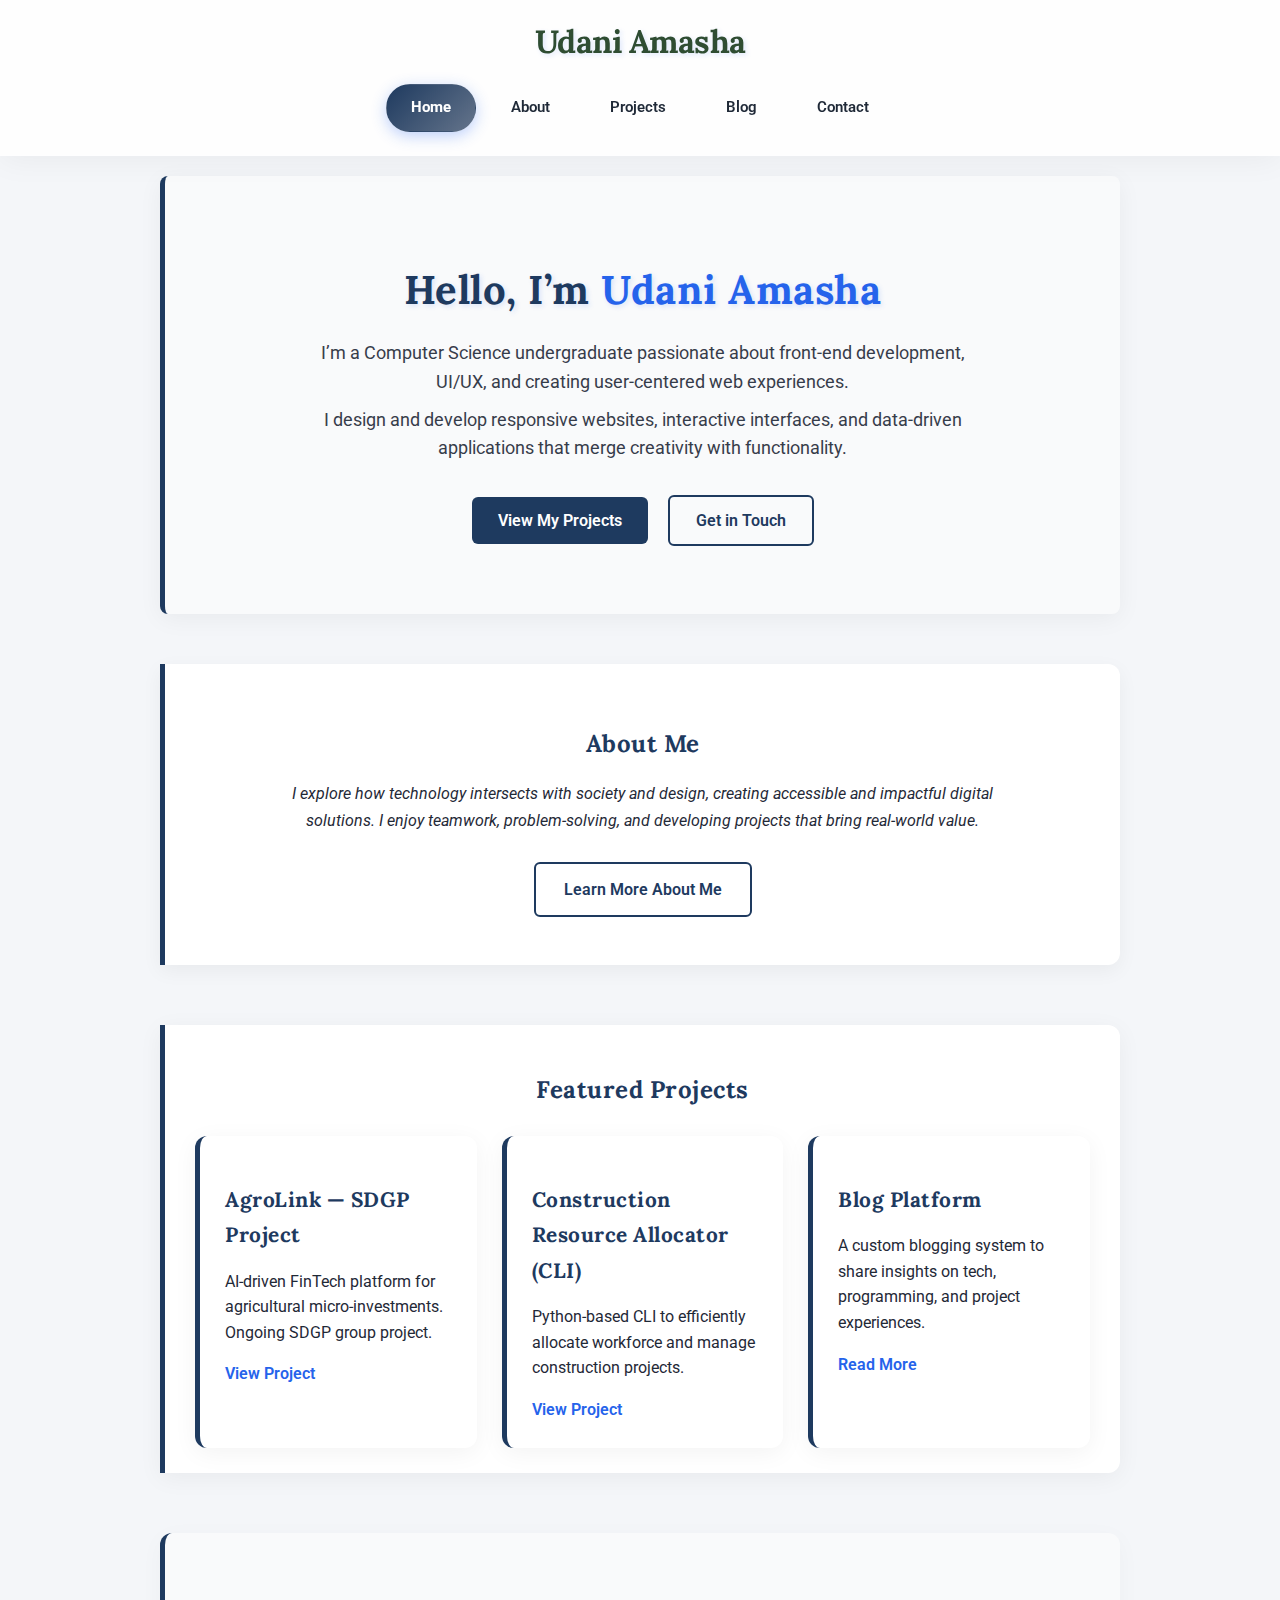
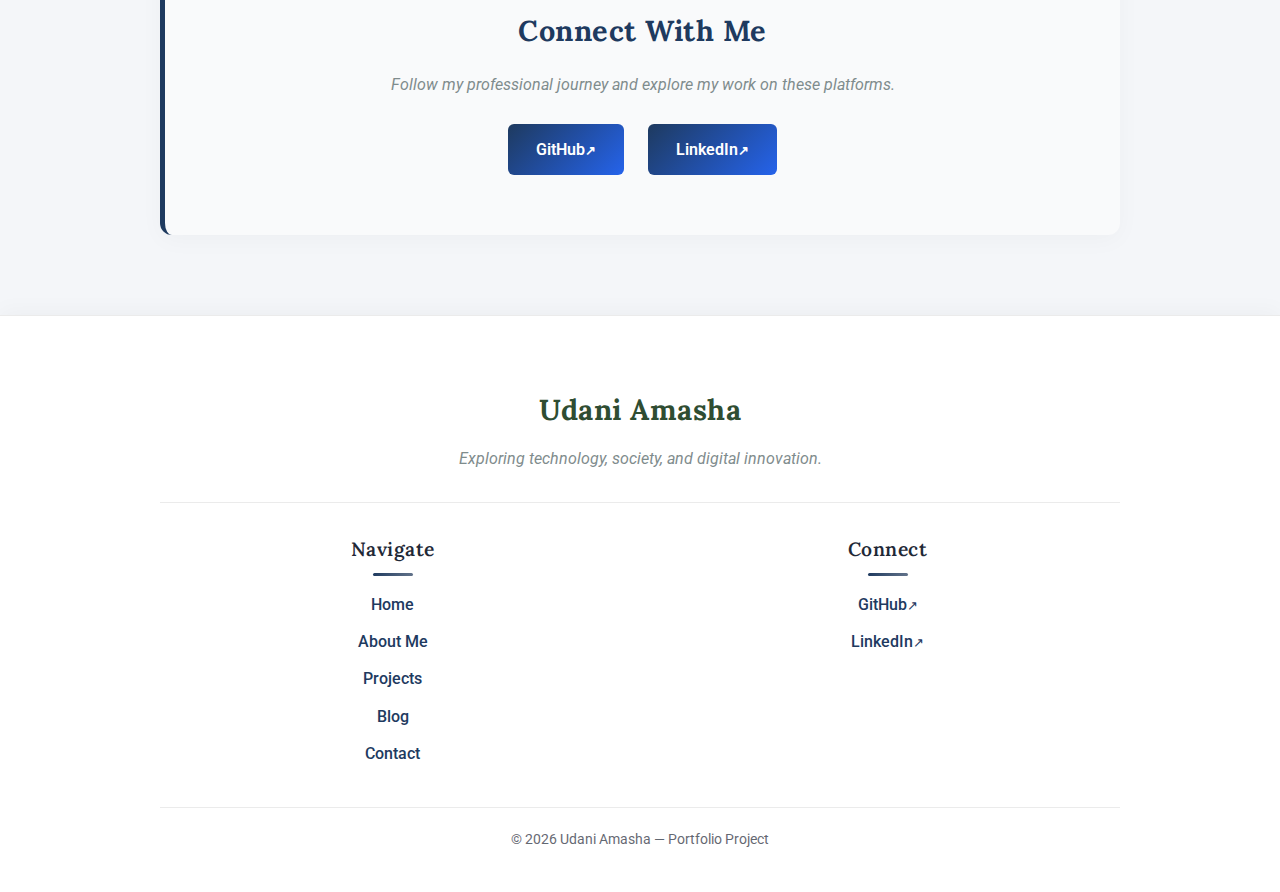
<file: index.html>
<!DOCTYPE html>
<html lang="en">
<head>
  <meta charset="UTF-8" />
  <meta name="viewport" content="width=device-width, initial-scale=1.0" />
  <title>Udani Amasha — Portfolio</title>
  <link rel="stylesheet" href="Stylesheet.css" />
</head>
<body>

  <!-- HEADER -->
  <header>
    <h1>Udani Amasha</h1>
    <nav aria-label="Main navigation">
      <ul>
        <li><a href="index.html" class="active">Home</a></li>
        <li><a href="about.html">About</a></li>
        <li><a href="projects.html">Projects</a></li>
        <li><a href="blog.html">Blog</a></li>
        <li><a href="form.html">Contact</a></li>
      </ul>
    </nav>
  </header>

  <!-- MAIN CONTENT -->
  <main>
    <div class="container">

      <!-- HERO / WELCOME SECTION -->
      <section class="hero-section">
        <h1>Hello, I’m <span class="highlight">Udani Amasha</span></h1>
        <p>
          I’m a Computer Science undergraduate passionate about front-end development, UI/UX, and creating user-centered web experiences.
        </p>
        <p>
          I design and develop responsive websites, interactive interfaces, and data-driven applications that merge creativity with functionality.
        </p>
        <div class="hero-cta">
          <a href="projects.html" class="cta-btn">View My Projects</a>
          <a href="form.html" class="cta-btn secondary">Get in Touch</a>
        </div>
      </section>

      <!-- HIGHLIGHT / ABOUT PREVIEW -->
      <section class="about-preview">
        <h2>About Me</h2>
        <p>
          I explore how technology intersects with society and design, creating accessible and impactful digital solutions. 
          I enjoy teamwork, problem-solving, and developing projects that bring real-world value.
        </p>
        <a href="about.html" class="cta-btn secondary">Learn More About Me</a>
      </section>

      <!-- FEATURED PROJECTS -->
      <section class="featured-projects">
        <h2>Featured Projects</h2>
        <div class="projects-grid">
          
          <div class="project-card">
            <h3>AgroLink — SDGP Project</h3>
            <p>AI-driven FinTech platform for agricultural micro-investments. Ongoing SDGP group project.</p>
            <a href="projects.html">View Project</a>
          </div>

          <div class="project-card">
            <h3>Construction Resource Allocator (CLI)</h3>
            <p>Python-based CLI to efficiently allocate workforce and manage construction projects.</p>
            <a href="projects.html">View Project</a>
          </div>

          <div class="project-card">
            <h3>Blog Platform</h3>
            <p>A custom blogging system to share insights on tech, programming, and project experiences.</p>
            <a href="blog.html">Read More</a>
          </div>

        </div>
      </section>

      <!-- CONNECT / SOCIAL -->
      <section class="connect-home">
        <h2>Connect With Me</h2>
        <p>Follow my professional journey and explore my work on these platforms.</p>
        <div class="connect-buttons">
          <a href="https://github.com/Udaniamasha" target="_blank">GitHub</a>
          <a href="https://www.linkedin.com/in/udaniamasha/" target="_blank">LinkedIn</a>
        </div>
      </section>

    </div>
  </main>

  <!-- FOOTER -->
  <footer>
    <div class="container footer-container">
      <div class="footer-top">
        <h3>Udani Amasha</h3>
        <p>Exploring technology, society, and digital innovation.</p>
      </div>

      <div class="footer-main">
        <div class="footer-column">
          <h4>Navigate</h4>
          <ul>
            <li><a href="index.html" class="active">Home</a></li>
            <li><a href="about.html">About Me</a></li>
            <li><a href="projects.html">Projects</a></li>
            <li><a href="blog.html">Blog</a></li>
            <li><a href="form.html">Contact</a></li>
          </ul>
        </div>

        <div class="footer-column">
          <h4>Connect</h4>
          <ul>
            <li><a href="https://github.com/Udaniamasha" target="_blank">GitHub</a></li>
            <li><a href="https://www.linkedin.com/in/udaniamasha/" target="_blank">LinkedIn</a></li>
          </ul>
        </div>
      </div>

      <div class="footer-bottom">
        <p>&copy; 2026 Udani Amasha — Portfolio Project</p>
      </div>
    </div>
  </footer>

</body>
</html>
</file>
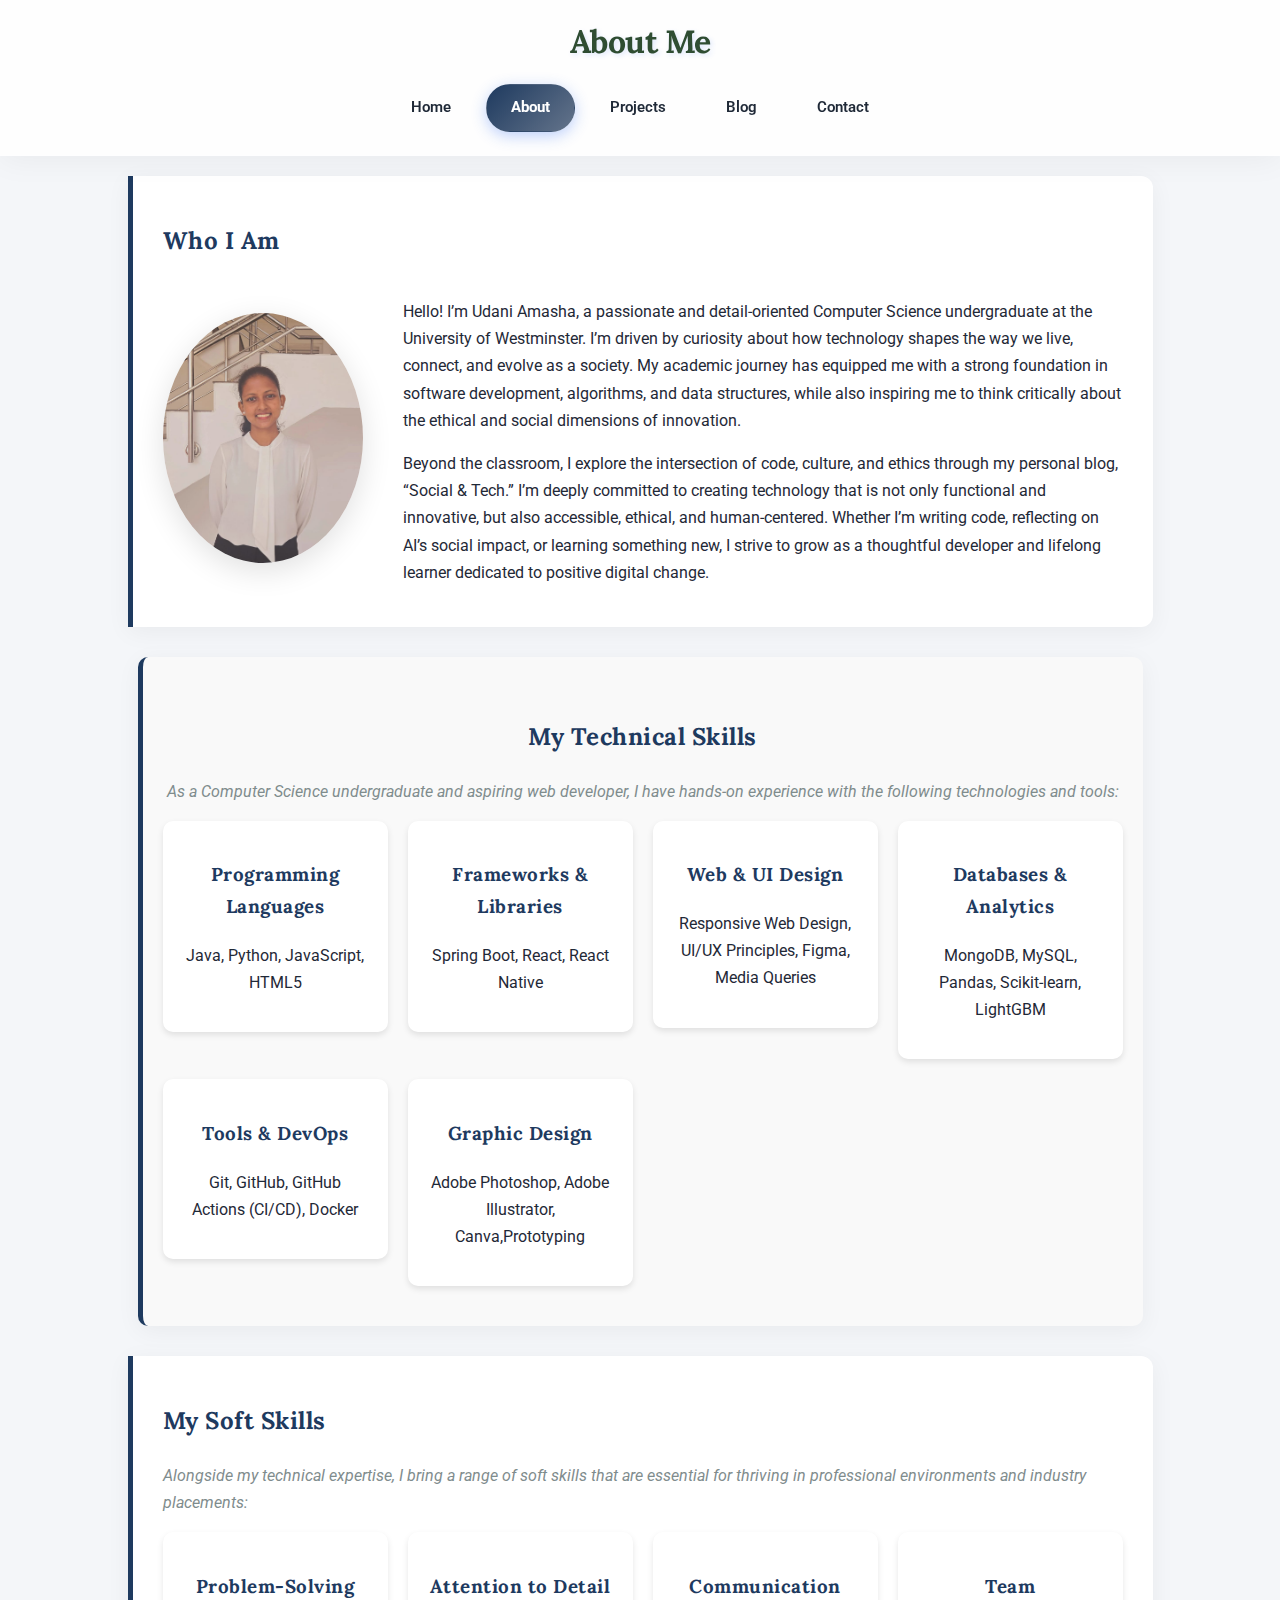
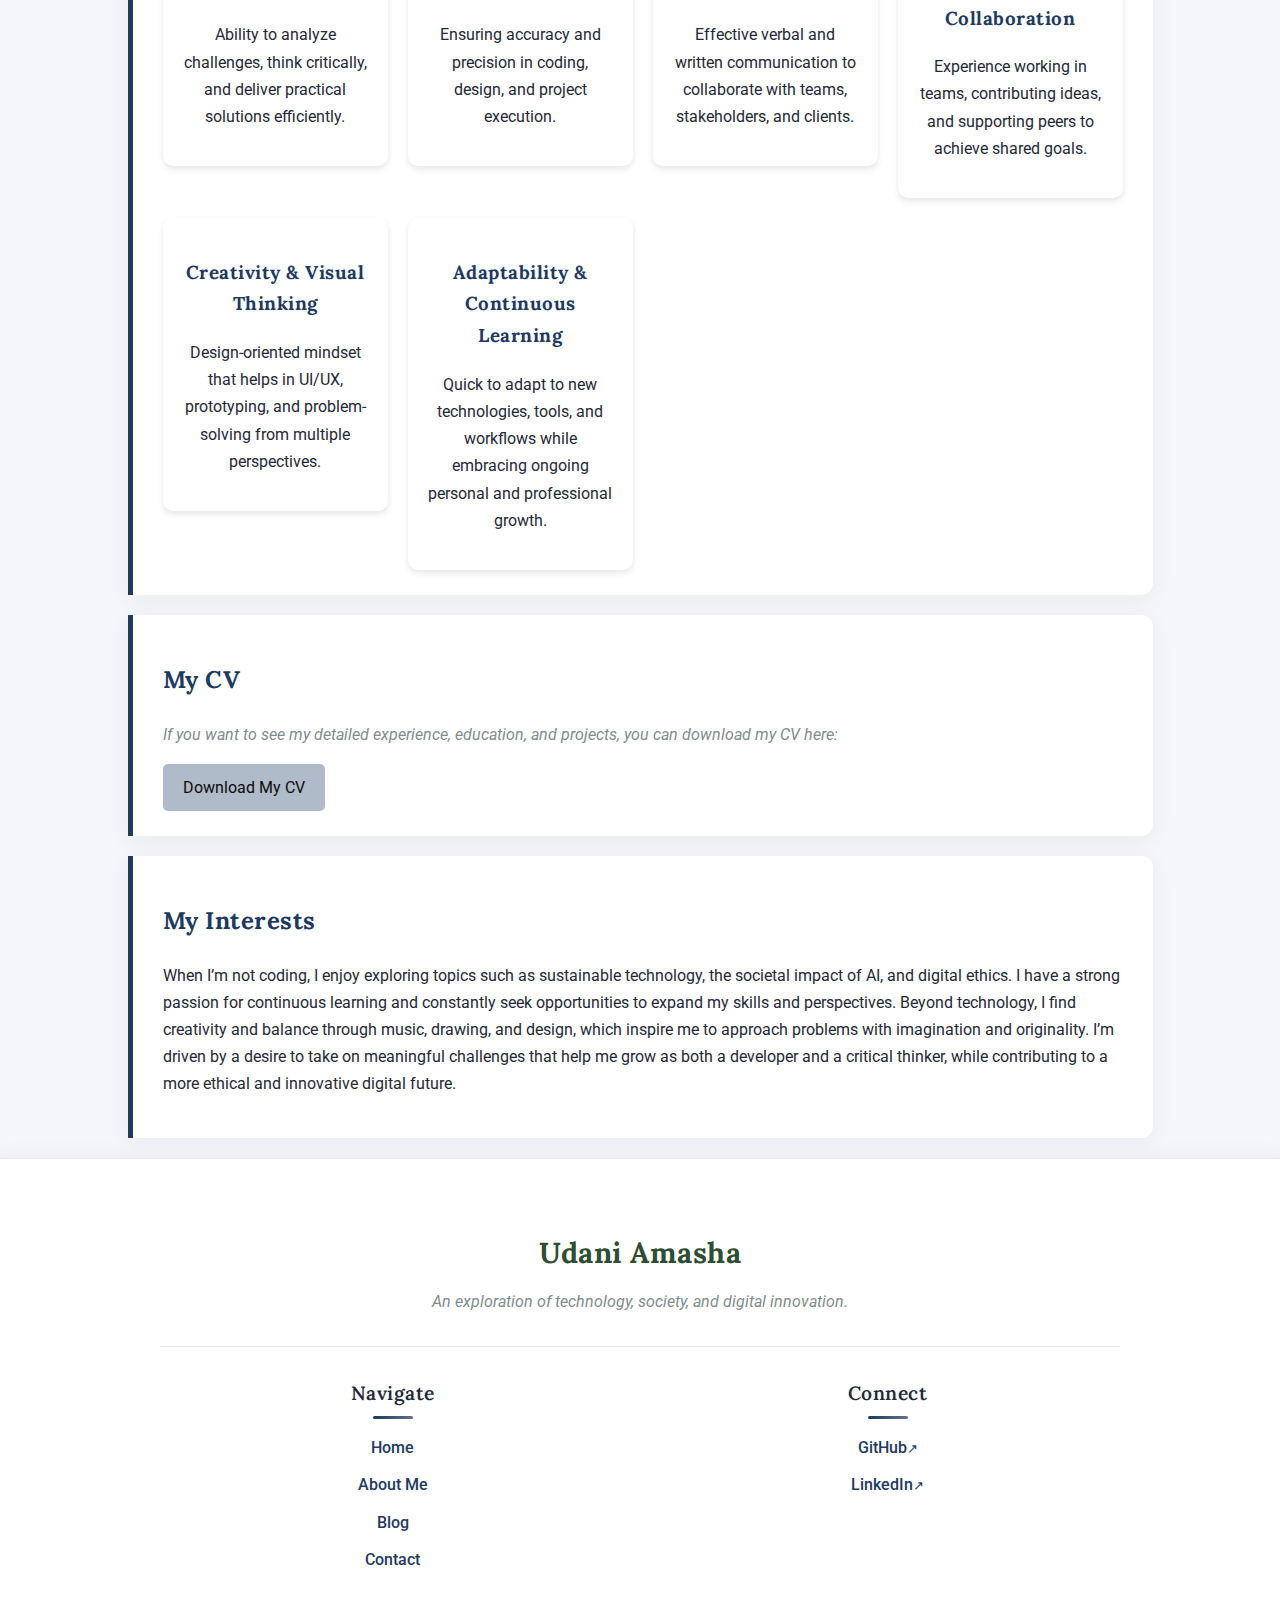
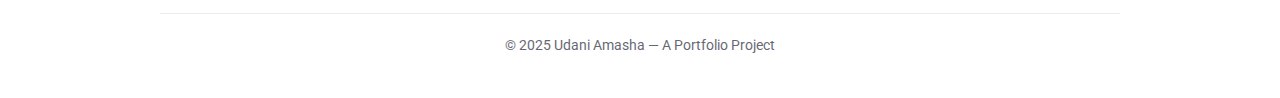
<file: about.html>
<!DOCTYPE html>
<html lang="en">
<head>
  <meta charset="UTF-8">
  <meta name="viewport" content="width=device-width, initial-scale=1.0">
  <title>About Me — Udani Amasha</title>
  <link rel="stylesheet" href="Stylesheet.css">
</head>
<body>

  <!-- This is the main header that appears on every page. -->
  <!-- It contains the main title and the primary navigation links. -->
  <header>
    <h1>About Me</h1>
    <nav>
      <ul>
        <li><a href="index.html">Home</a></li>
        <li><a href="about.html" class="active">About</a></li>
        <li><a href="projects.html">Projects</a></li>
        <li><a href="blog.html">Blog</a></li>
        <li><a href="form.html">Contact</a></li>
      </ul>
    </nav>
  </header>

  <!-- This is the main content area for the about page. -->
  <main>

    <!-- This section introduces who I am. -->
    <section>
      <h2>Who I Am</h2>
      <div>
        <!-- This block organizes my introduction into a two-column layout with a photo and text. -->
        <div class="about-me-container">
          <!-- The left column, which holds my circular profile photo. -->
          <div class="about-me-photo">
            <img src="images/ID.jpg" alt="Udani Amasha">
          </div>
          <!-- The right column, which holds my introductory text. -->
          <div class="about-me-text">
            <p>Hello! I’m Udani Amasha, a passionate and detail-oriented Computer Science undergraduate 
              at the University of Westminster. I’m driven by curiosity about how technology shapes the way we live,
              connect, and evolve as a society. My academic journey has equipped me with a strong foundation in software development, 
              algorithms, and data structures, while also inspiring me to think critically about the ethical and social 
              dimensions of innovation.</p>

            <p>Beyond the classroom, I explore the intersection of code, culture, and ethics through my personal blog, “Social & Tech.”
               I’m deeply committed to creating technology that is not only functional and innovative, but also accessible, ethical, 
               and human-centered. Whether I’m writing code, reflecting on AI’s social impact, or learning something new, 
               I strive to grow as a thoughtful developer and lifelong learner dedicated to positive digital change.</p>
          </div>
        </div>
      </div>
    </section>

    <!-- Technical Skills Section -->
    <section id="technical-skills">
      <h2>My Technical Skills</h2>
      <p>As a Computer Science undergraduate and aspiring web developer, I have hands-on experience with the following
        technologies and tools:</p>
    
      <div class="skills-grid">
        <div class="skill-category">
          <h3>Programming Languages</h3>
          <p>Java, Python, JavaScript, HTML5</p>
        </div>
    
        <div class="skill-category">
          <h3>Frameworks & Libraries</h3>
          <p>Spring Boot, React, React Native</p>
        </div>
    
        <div class="skill-category">
          <h3>Web & UI Design</h3>
          <p>Responsive Web Design, UI/UX Principles, Figma, Media Queries</p>
        </div>
    
        <div class="skill-category">
          <h3>Databases & Analytics</h3>
          <p>MongoDB, MySQL, Pandas, Scikit-learn, LightGBM</p>
        </div>
    
        <div class="skill-category">
          <h3>Tools & DevOps</h3>
          <p>Git, GitHub, GitHub Actions (CI/CD), Docker</p>
        </div>

        <div class="skill-category">
          <h3>Graphic Design</h3>
          <p>Adobe Photoshop, Adobe Illustrator, Canva,Prototyping</p>
        </div>
      </div>
    </section>

    <!-- Soft Skills Section -->
    <section id="soft-skills">
      <h2>My Soft Skills</h2>
      <p>Alongside my technical expertise, I bring a range of soft skills that are essential for thriving in professional
        environments and industry placements:</p>
    
      <div class="skills-grid">
        <div class="skill-category">
          <h3>Problem-Solving</h3>
          <p>Ability to analyze challenges, think critically, and deliver practical solutions efficiently.</p>
        </div>
    
        <div class="skill-category">
          <h3>Attention to Detail</h3>
          <p>Ensuring accuracy and precision in coding, design, and project execution.</p>
        </div>
    
        <div class="skill-category">
          <h3>Communication</h3>
          <p>Effective verbal and written communication to collaborate with teams, stakeholders, and clients.</p>
        </div>
    
        <div class="skill-category">
          <h3>Team Collaboration</h3>
          <p>Experience working in teams, contributing ideas, and supporting peers to achieve shared goals.</p>
        </div>
    
        <div class="skill-category">
          <h3>Creativity & Visual Thinking</h3>
          <p>Design-oriented mindset that helps in UI/UX, prototyping, and problem-solving from multiple perspectives.</p>
        </div>
    
        <div class="skill-category">
          <h3>Adaptability & Continuous Learning</h3>
          <p>Quick to adapt to new technologies, tools, and workflows while embracing ongoing personal and professional
            growth.</p>
        </div>
      </div>
    </section>

    <!-- CV Section -->
    <section id="cv">
      <h2>My CV</h2>
      <p>If you want to see my detailed experience, education, and projects, you can download my CV here:</p>
      <a href="files/UdaniVithanage_CV.pdf" download class="cv-link">Download My CV</a>
    </section>



    <!-- This section describes my personal interests outside of coding. -->
    <section>
        <h2>My Interests</h2>
        <div>
            <p>When I’m not coding, I enjoy exploring topics such as sustainable technology, the societal impact of AI, and digital ethics.
              I have a strong passion for continuous learning and constantly seek opportunities to expand my skills and perspectives.
              Beyond technology, I find creativity and balance through music, drawing, and design, which inspire me to approach problems
              with imagination and originality. I’m driven by a desire to take on meaningful challenges that help me grow as both a developer
              and a critical thinker, while contributing to a more ethical and innovative digital future.</p>
            </div>
    </section>
  </main>
  
  <!-- This is the main footer that appears on every page. -->
  <footer>
    <div class="container footer-container">
        <div class="footer-top">
            <h3>Udani Amasha</h3>
            <p>An exploration of technology, society, and digital innovation.</p>
        </div>
        <div class="footer-main">
            <div class="footer-column">
                <h4>Navigate</h4>
                <ul>
                    <li><a href="index.html">Home</a></li>
                    <li><a href="about.html" class="active">About Me</a></li>
                    <li><a href="blog.html">Blog</a></li>
                    <li><a href="form.html">Contact</a></li>
                </ul>
            </div>
            <div class="footer-column">
                <h4>Connect</h4>
                <ul class="footer-social-links">
                    <li><a href="https://github.com/Udaniamasha" target="_blank">GitHub</a></li>
                    <li><a href="https://www.linkedin.com/in/udaniamasha/" target="_blank">LinkedIn</a></li>
                </ul>
            </div>
        </div>
        <div class="footer-bottom">
            <p>&copy; 2025 Udani Amasha — A Portfolio Project</p>
        </div>
    </div>
</footer>

</body>
</html>
</file>
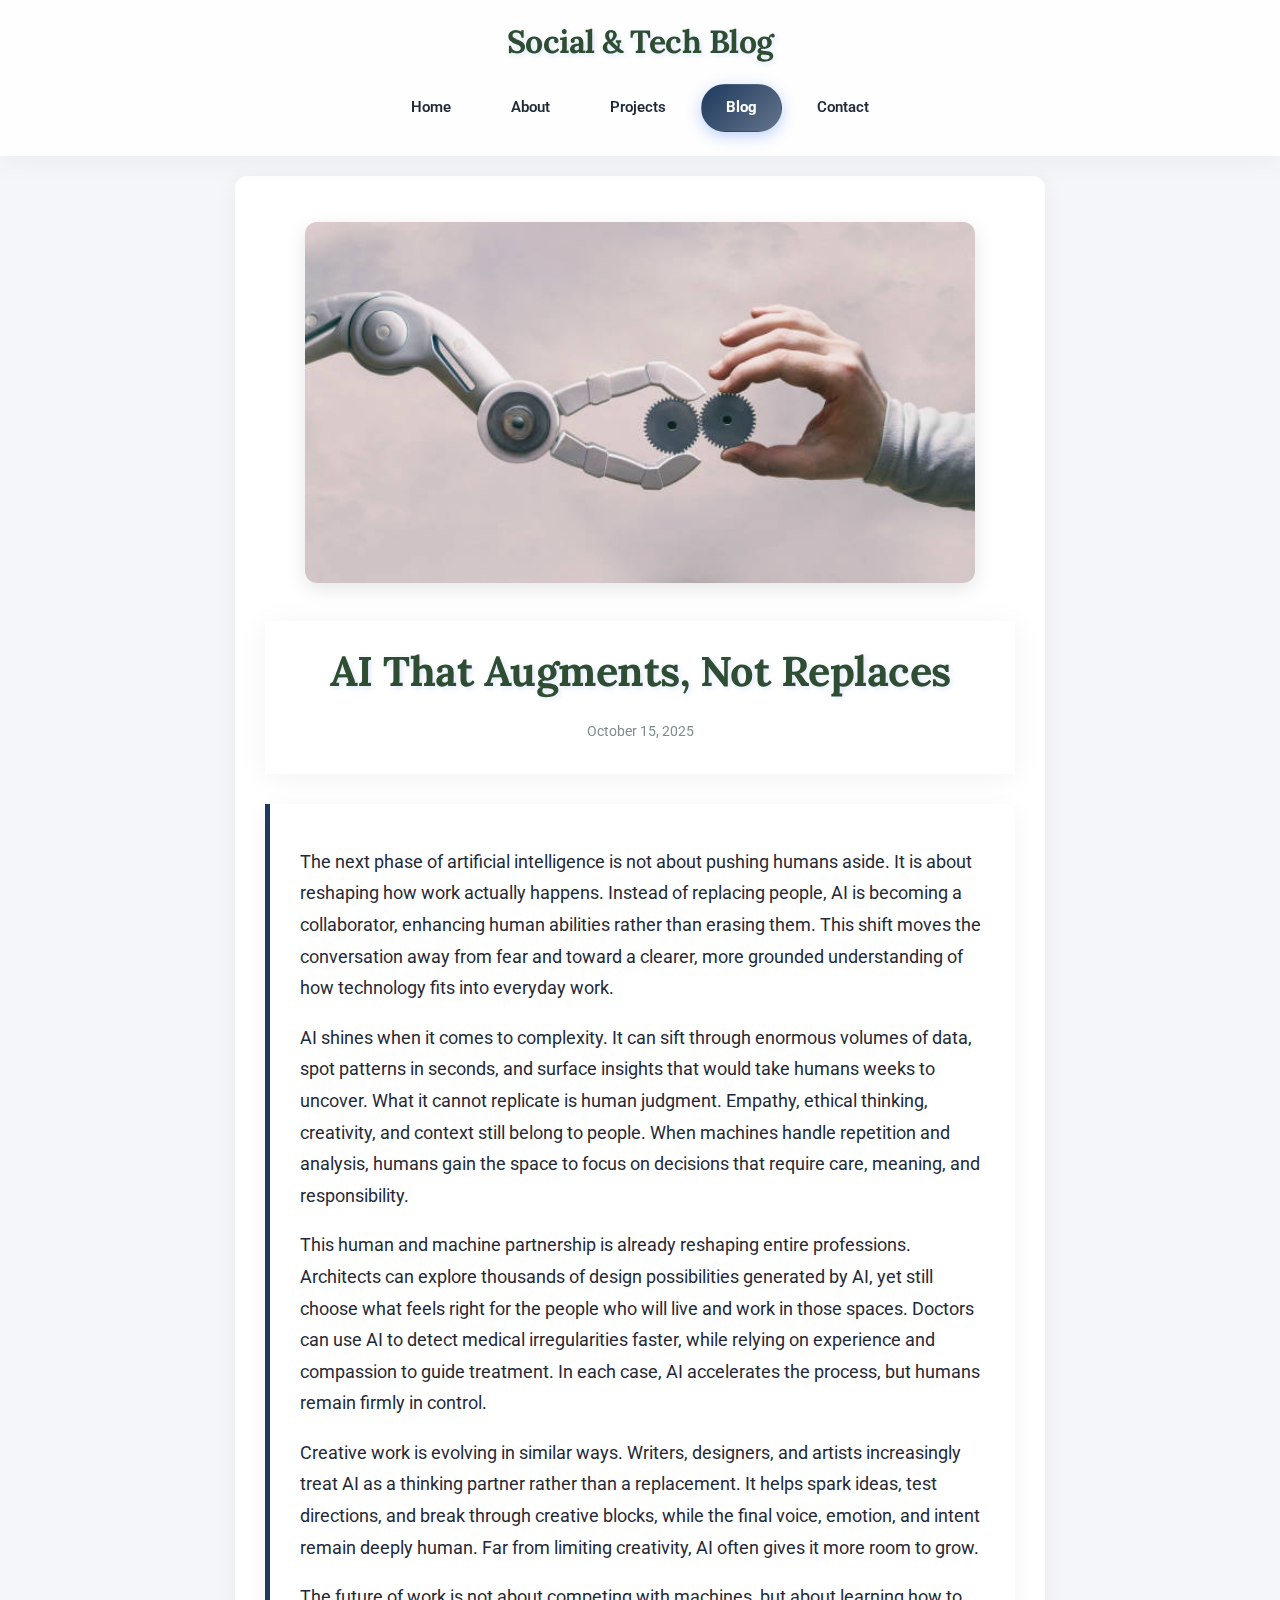
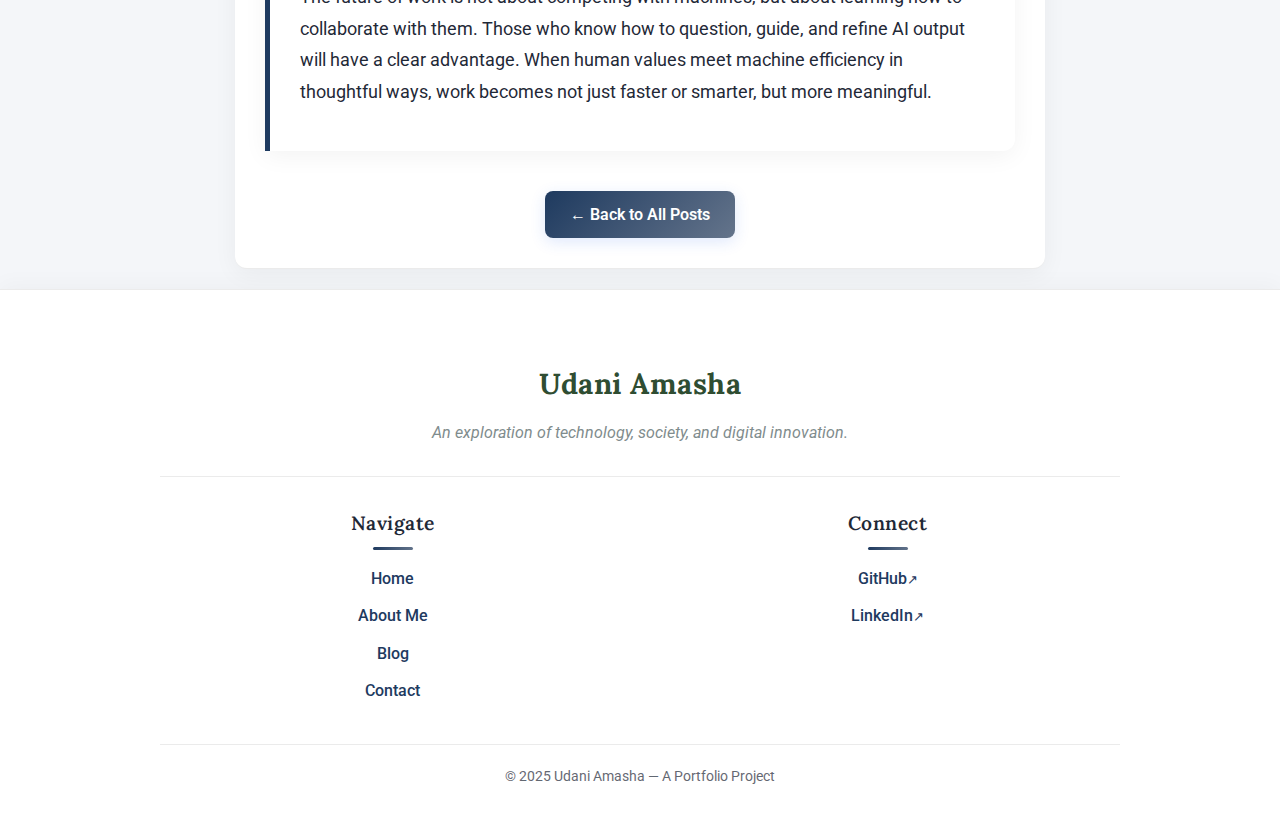
<file: ai_augments.html>
<!DOCTYPE html>
<html lang="en">
<head>
  <meta charset="utf-8" />
  <meta name="viewport" content="width=device-width, initial-scale=1" />
  <title>AI That Augments, Not Replaces — Social & Tech</title>
  <link rel="stylesheet" href="Stylesheet.css">
</head>
<body>
  <header>
    <h1>Social & Tech Blog</h1>
    <nav>
        <ul>
            <li><a href="index.html">Home</a></li>
            <li><a href="about.html">About</a></li>
            <li><a href="projects.html">Projects</a></li>
            <li><a href="blog.html" class="active">Blog</a></li>
            <li><a href="form.html">Contact</a></li>
        </ul>
    </nav>
  </header>

  <main>
    <div class="container">
      <article class="single-post">
        <figure class="single-post-image">
            <img src="images/Artificial_intelligence.jpg" alt="A human hand and a robot hand connecting">
        </figure>

        <header class="single-post-header">
          <h1>AI That Augments, Not Replaces</h1>
          <p class="blog-card-meta"><time datetime="2025-10-15">October 15, 2025</time></p>
        </header>

        <section class="single-post-content">
            <p>The next phase of artificial intelligence is not about pushing humans aside. It is about reshaping how work actually
                happens. Instead of replacing people, AI is becoming a collaborator, enhancing human abilities rather than erasing
                them. This shift moves the conversation away from fear and toward a clearer, more grounded understanding of how
                technology fits into everyday work.</p>
            
            <p>AI shines when it comes to complexity. It can sift through enormous volumes of data, spot patterns in seconds, and
                surface insights that would take humans weeks to uncover. What it cannot replicate is human judgment. Empathy,
                ethical thinking, creativity, and context still belong to people. When machines handle repetition and analysis,
                humans gain the space to focus on decisions that require care, meaning, and responsibility.</p>
            
            <p>This human and machine partnership is already reshaping entire professions. Architects can explore thousands of
                design possibilities generated by AI, yet still choose what feels right for the people who will live and work in
                those spaces. Doctors can use AI to detect medical irregularities faster, while relying on experience and compassion
                to guide treatment. In each case, AI accelerates the process, but humans remain firmly in control.</p>
            
            <p>Creative work is evolving in similar ways. Writers, designers, and artists increasingly treat AI as a thinking
                partner rather than a replacement. It helps spark ideas, test directions, and break through creative blocks, while
                the final voice, emotion, and intent remain deeply human. Far from limiting creativity, AI often gives it more room
                to grow.</p>
            
            <p>The future of work is not about competing with machines, but about learning how to collaborate with them. Those who
                know how to question, guide, and refine AI output will have a clear advantage. When human values meet machine
                efficiency in thoughtful ways, work becomes not just faster or smarter, but more meaningful.</p>

        </section>

        <div class="back-to-blog">
            <a href="blog.html" class="read-more-btn">&larr; Back to All Posts</a>
        </div>
      </article>
    </div>
  </main>

  <!--  FOOTER -->
<footer>
    <div class="container footer-container">

        <!-- Zone 1: Branding and About  -->
        <div class="footer-top">
            <h3>Udani Amasha</h3>
            <p>An exploration of technology, society, and digital innovation.</p>
        </div>

        <!-- Zone 2: Main Content (Navigation and Socials) -->
        <div class="footer-main">
            <div class="footer-column">
                <h4>Navigate</h4>
                <ul>
                    <li><a href="index.html">Home</a></li>
                    <li><a href="about.html">About Me</a></li>
                    <li><a href="blog.html">Blog</a></li>
                    <li><a href="form.html">Contact</a></li>
                </ul>
            </div>
            <div class="footer-column">
                <h4>Connect</h4>
                <ul class="footer-social-links">
                    <li><a href="https://github.com/Udaniamasha" target="_blank">GitHub</a></li>
                    <li><a href="https://www.linkedin.com/in/udaniamasha/" target="_blank">LinkedIn</a></li>
                    
                </ul>
            </div>
        </div>

        <!-- Zone 3: Copyright and Legal -->
        <div class="footer-bottom">
            <p>&copy; 2025 Udani Amasha — A Portfolio Project</p>
        </div>

    </div>
</footer>

</body>
</html>
</file>
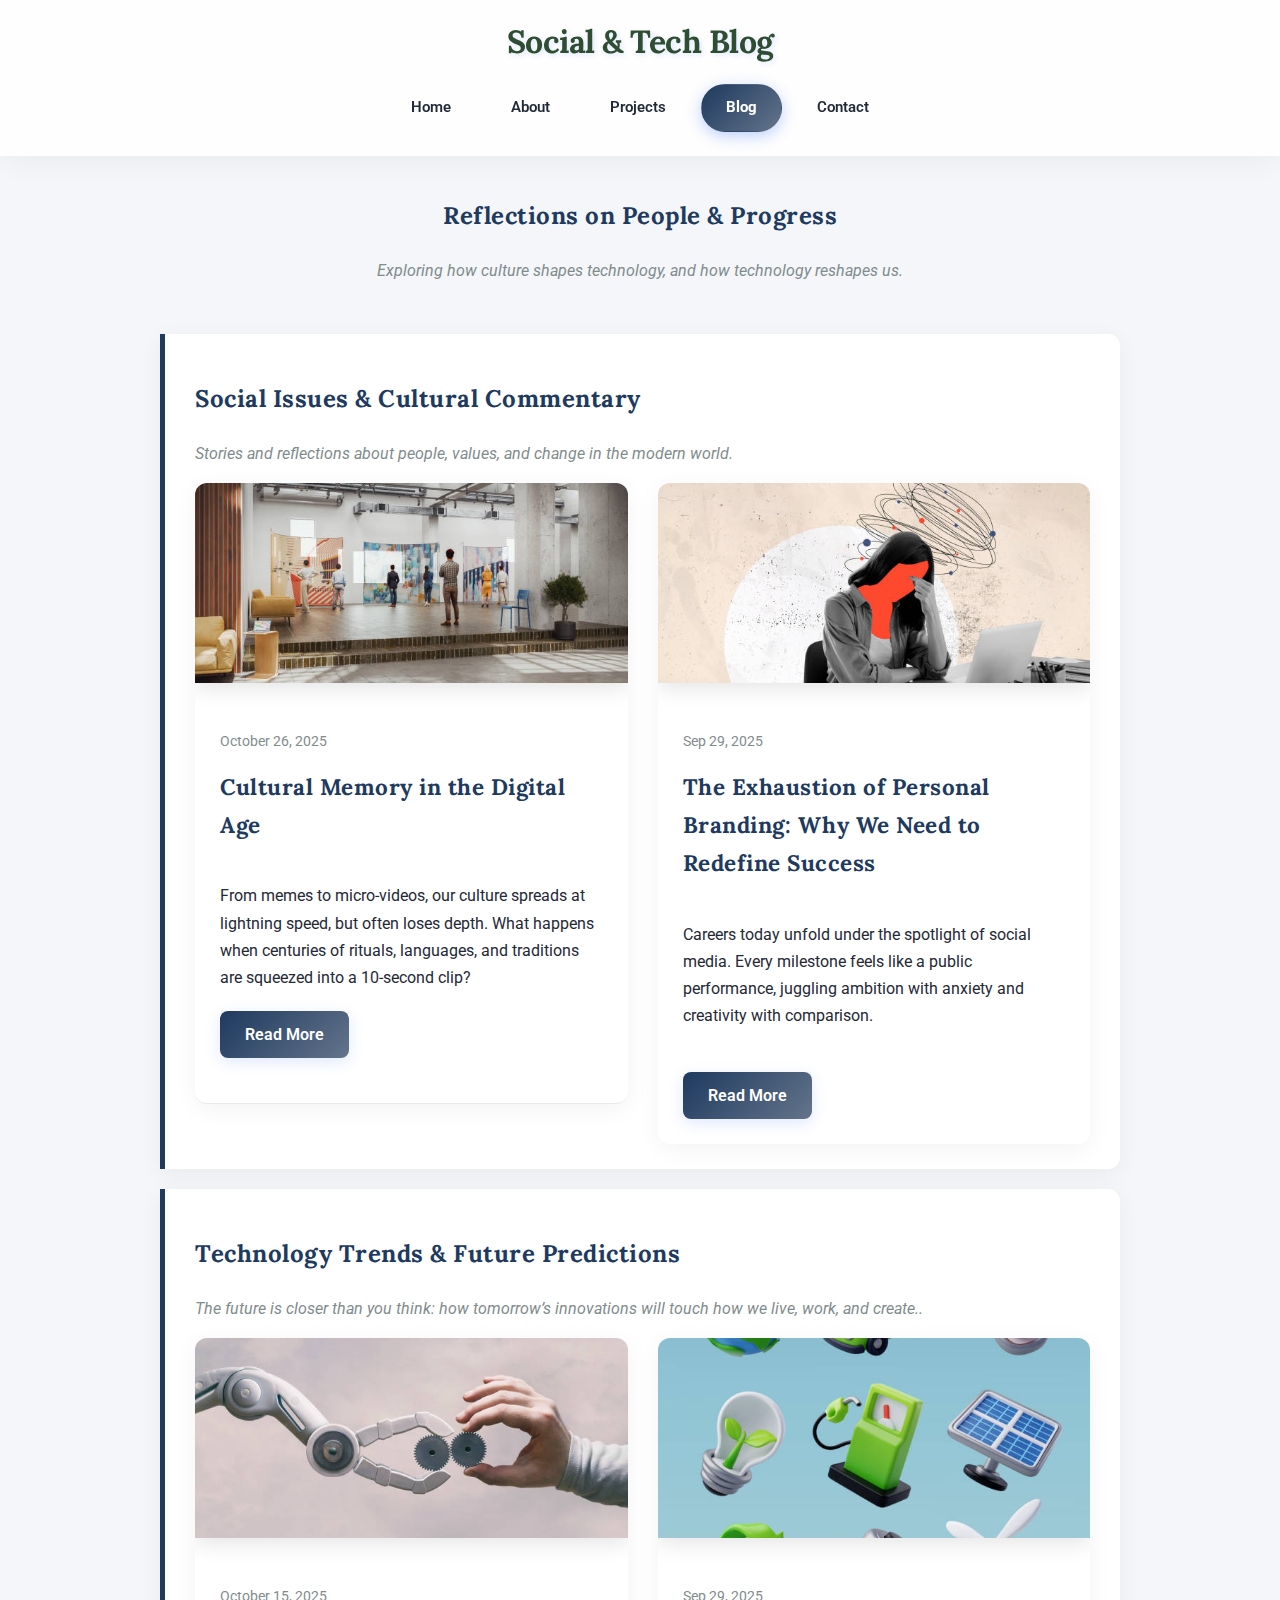
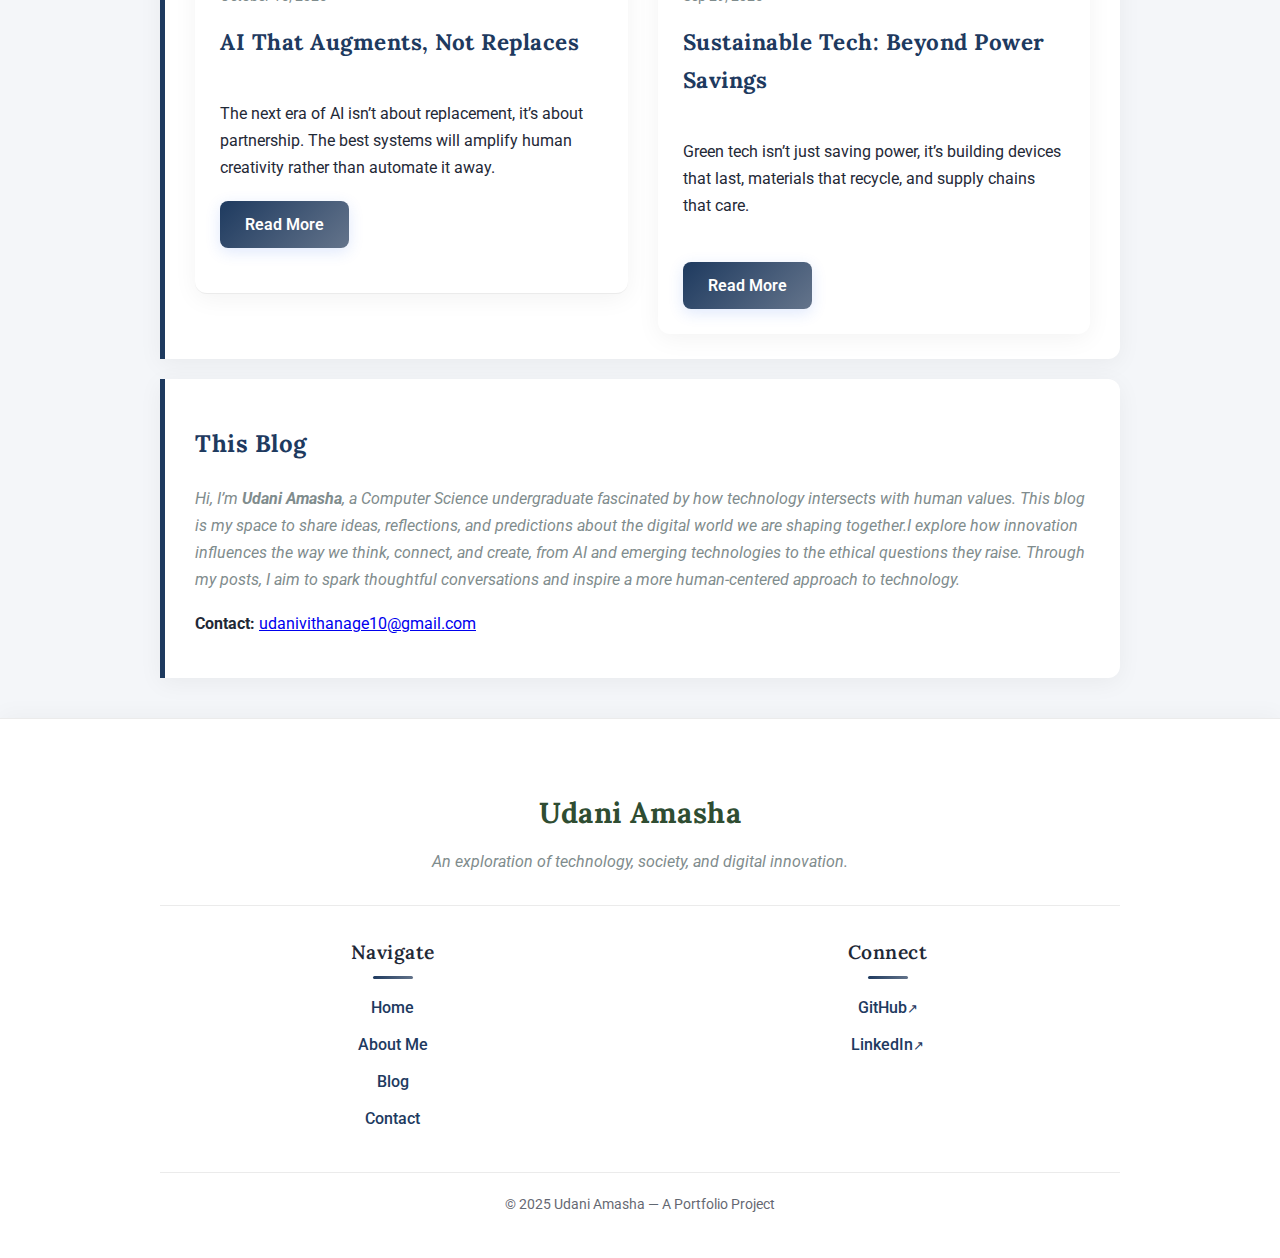
<file: blog.html>
<!DOCTYPE html>
<html lang="en">
<head>
  <meta charset="utf-8">
  <meta name="viewport" content="width=device-width, initial-scale=1">
  <title>Blog — Social & Tech</title>
  <link rel="stylesheet" href="Stylesheet.css">
</head>
<body>
  
  <!-- This is the main header that appears on every page. -->
  <!-- It contains the main title and the primary navigation links. -->
  <header>
    <h1>Social & Tech Blog</h1>
    <nav>
        <ul>
            <li><a href="index.html">Home</a></li>
            <li><a href="about.html">About</a></li>
            <li><a href="projects.html">Projects</a></li>
            <li><a href="blog.html" class="active">Blog</a></li>
            <li><a href="form.html">Contact</a></li>
        </ul>
    </nav>
  </header>
 <!-- This is the main content area for the blog page. -->
  <main>
    <div class="container">
      <div style="text-align: center; margin-bottom: 50px;">
        <h2>Reflections on People & Progress</h2>
        <p><em>Exploring how culture shapes technology, and how technology reshapes us.</em></p>
      </div>

      <!--  This section contains the first category of blog posts. -->
      <section id="social">
        <h2>Social Issues & Cultural Commentary</h2>
        <p>Stories and reflections about people, values, and change in the modern world.</p>

         <!-- This block is the responsive grid that holds all the blog post cards. -->
        <div class="blog-grid">
          <!-- Card 1 -->
          <article class="blog-card">
           <!-- ... content of the card ... -->
            <div class="blog-card-image">
              <a href="./cultural_memory.html"><img src="images/Digital_screens.jpg" alt="Digital screens with culture and art"></a>
            </div>
            <div class="blog-card-content">
              <p class="blog-card-meta"><time datetime="2025-10-26">October 26, 2025</time></p>
              <h3>Cultural Memory in the Digital Age</h3>
              <p class="excerpt">
                From memes to micro-videos, our culture spreads at lightning speed, but often loses depth. 
                What happens when centuries of rituals, languages, and traditions are squeezed into a 10-second clip?
              </p>
              <a href="./cultural_memory.html" class="read-more-btn">Read More</a>
            </div>
          </article>

          <!-- Card 2 -->
          <article class="blog-card">
            <div class="blog-card-image">
              <a href="young_stress.html"><img src="images/Work_stress.jpg" alt="Young professional with laptop"></a>
            </div>
            <div class="blog-card-content">
              <p class="blog-card-meta"><time datetime="2025-09-29">Sep 29, 2025</time></p>
              <h3>The Exhaustion of Personal Branding: Why We Need to Redefine Success</h3>
              <p class="excerpt">
                Careers today unfold under the spotlight of social media. Every milestone feels like a public performance, 
                juggling ambition with anxiety and creativity with comparison.
              </p>
              <a href="./young_stress.html" class="read-more-btn">Read More</a>
            </div>
          </article>
        </div>
      </section>

      <!-- This section contains the second category of blog posts. -->
      <section id="tech">
        <h2>Technology Trends & Future Predictions</h2>
        <p>The future is closer than you think: how tomorrow’s innovations will touch how we live, work, and create..</p>
        
        <div class="blog-grid">
          <!-- Card 3 -->
          <article class="blog-card">
            <div class="blog-card-image">
              <a href="./ai_augments.html"><img src="images/Artificial_intelligence.jpg" alt="Artificial intelligence concept with human and robot hands"></a>
            </div>
            <div class="blog-card-content">
              <p class="blog-card-meta"><time datetime="2025-10-15">October 15, 2025</time></p>
              <h3>AI That Augments, Not Replaces</h3>
              <p class="excerpt">
                The next era of AI isn’t about replacement, it’s about partnership. The best systems will amplify human creativity rather than automate it away.
              </p>
              <a href="./ai_augments.html" class="read-more-btn">Read More</a>
            </div>
          </article>
          <!-- Card 4 -->
          <article class="blog-card">
            <div class="blog-card-image">
               <a href="./sustainable_tech.html"><img src="images/Recycled_electronics.jpg" alt="Recycled electronics and sustainability concept"></a>
            </div>
            <div class="blog-card-content">
              <p class="blog-card-meta"><time datetime="2025-09-29">Sep 29, 2025</time></p>
              <h3>Sustainable Tech: Beyond Power Savings</h3>
              <p class="excerpt">
                Green tech isn’t just saving power, it’s building devices that last, materials that recycle, and supply chains that care.
              </p>
              <a href="./sustainable_tech.html" class="read-more-btn">Read More</a>
            </div>
          </article>
        </div>
      </section>

      
      <!-- A final section on the blog page that provides a brief summary of the blog's purpose. --> 
      <section id="about">
        <h2><strong>This Blog</strong> </h2>
        <p>Hi, I’m <strong>Udani Amasha</strong>, a Computer Science undergraduate fascinated by how technology intersects with
          human values. This blog is my space to share ideas, reflections, and predictions about the digital world we are
          shaping together.I explore how innovation influences the way we think, connect, and create, from AI and emerging technologies to the
          ethical questions they raise. Through my posts, I aim to spark thoughtful conversations and inspire a more
          human-centered approach to technology.</p>

        <p><b>Contact:</b> <a href="mailto:udani@example.com">udanivithanage10@gmail.com</a></p>
      </section>
    </div>
  </main>

  <!-- FOOTER -->
<footer>
    <div class="container footer-container">

        <!-- Zone 1: Branding and About -->
        <div class="footer-top">
            <h3>Udani Amasha</h3>
            <p>An exploration of technology, society, and digital innovation.</p>
        </div>

        <!-- Zone 2: Main Content (Navigation and Socials) -->
        <div class="footer-main">
            <div class="footer-column">
                <h4>Navigate</h4>
                <ul>
                    <li><a href="index.html">Home</a></li>
                    <li><a href="about.html">About Me</a></li>
                    <li><a href="blog.html" class="active">Blog</a></li>
                    <li><a href="form.html">Contact</a></li>
                </ul>
            </div>
            <div class="footer-column">
                <h4>Connect</h4>
                <ul class="footer-social-links">
                    <li><a href="https://github.com/Udaniamasha" target="_blank">GitHub</a></li>
                    <li><a href="https://www.linkedin.com/in/udaniamasha/" target="_blank">LinkedIn</a></li>
                    
                </ul>
            </div>
        </div>

        <!-- Zone 3: Copyright and Legal -->
        <div class="footer-bottom">
            <p>&copy; 2025 Udani Amasha — A Portfolio Project</p>
        </div>

    </div>
</footer>

</body>
</html>
</file>
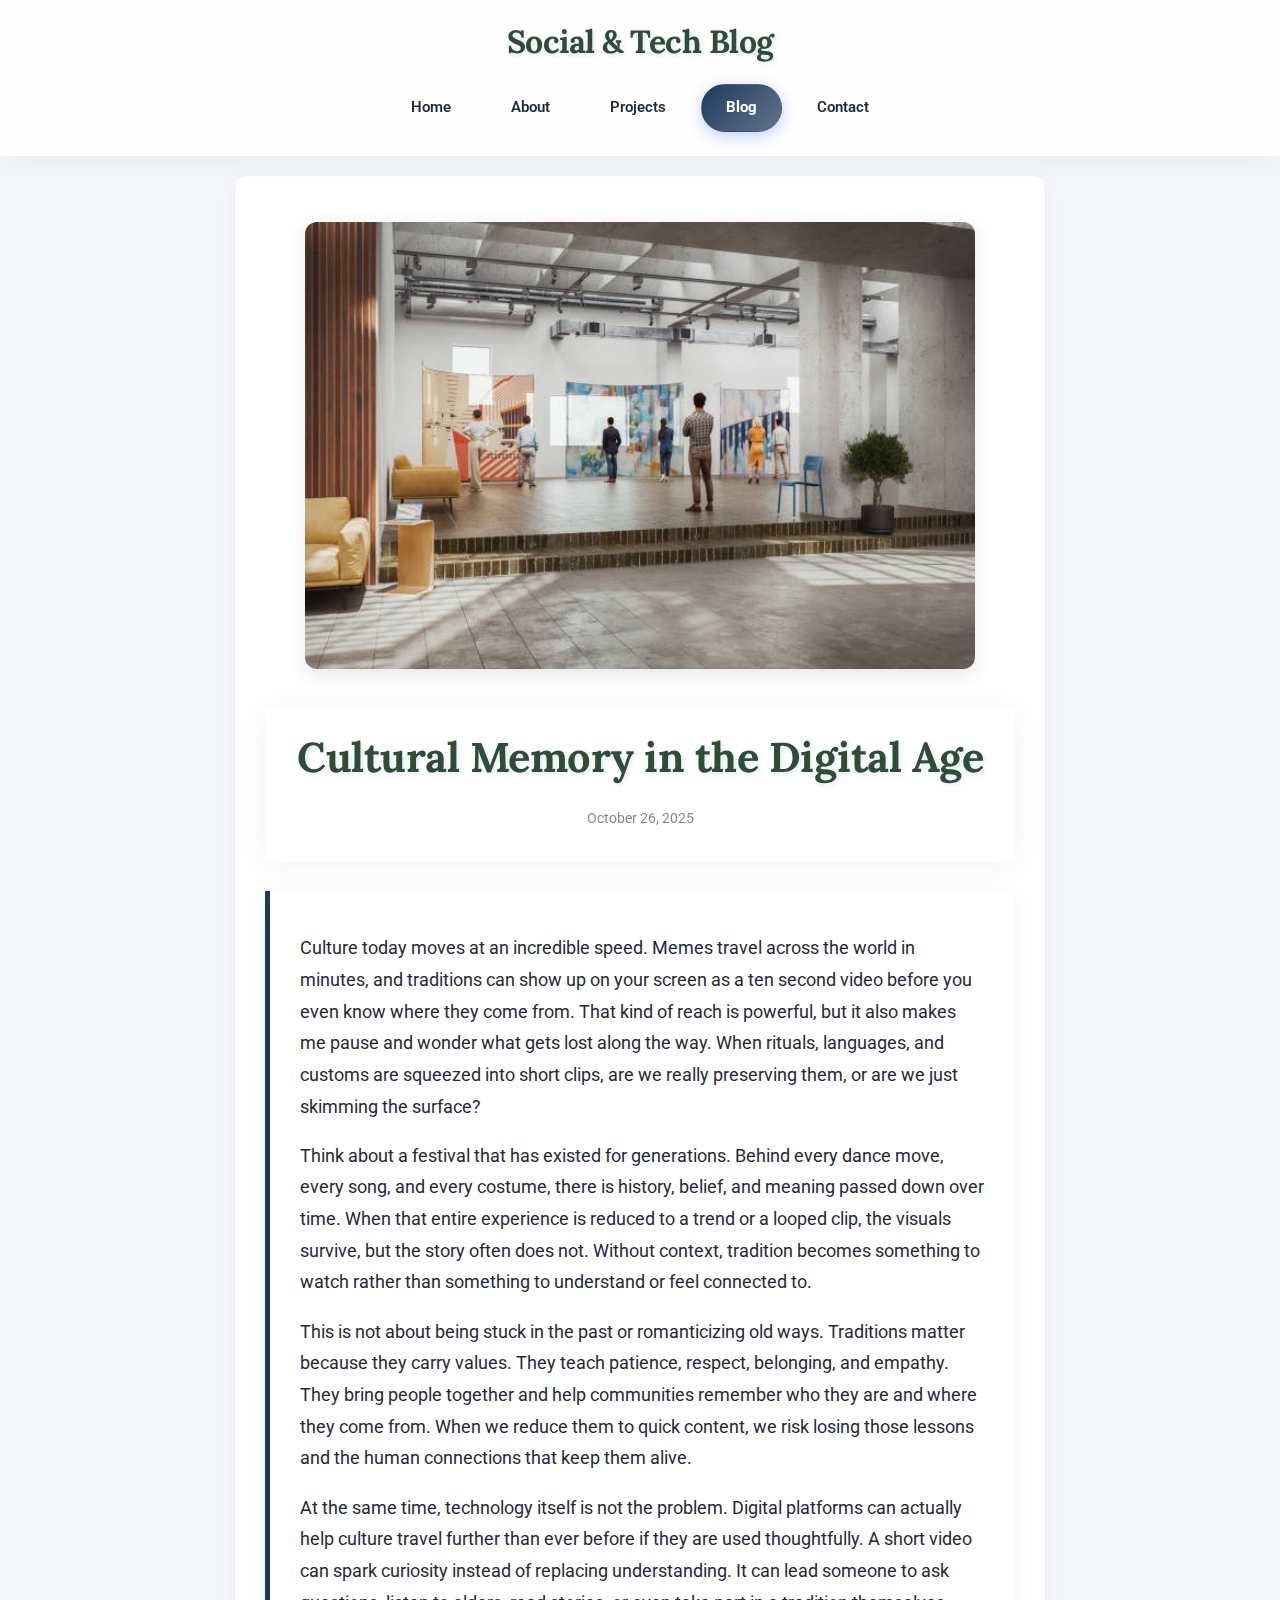
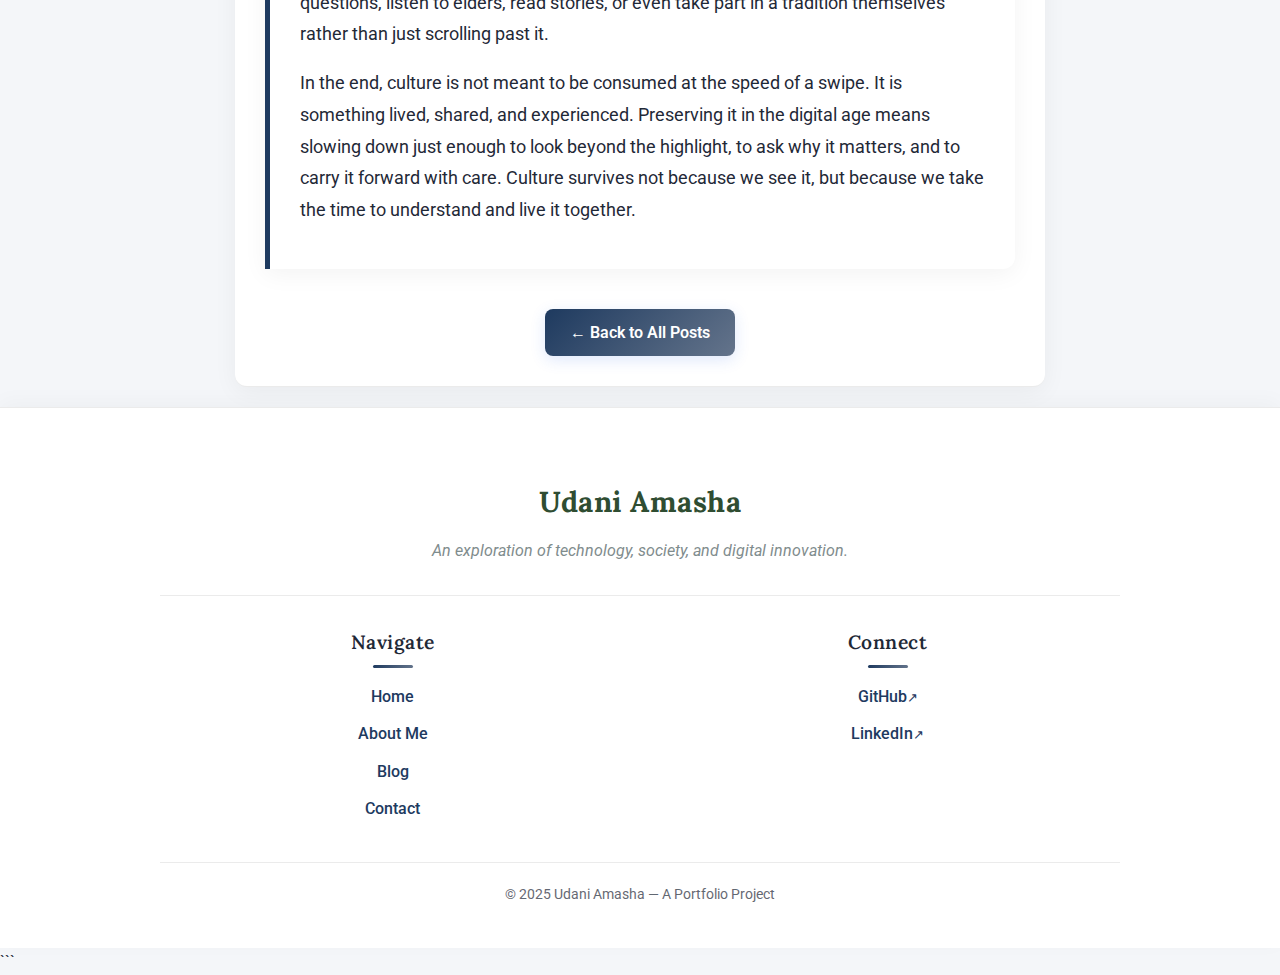
<file: cultural_memory.html>
<!DOCTYPE html>
<html lang="en">
<head>
  <meta charset="utf-8" />
  <meta name="viewport" content="width=device-width, initial-scale=1" />
  <title>Cultural Memory in the Digital Age — Social & Tech</title>
  <link rel="stylesheet" href="Stylesheet.css">
</head>
<body>
  <header>
    <h1>Social & Tech Blog</h1>
    <nav>
        <ul>
            <li><a href="index.html">Home</a></li>
            <li><a href="about.html">About</a></li>
            <li><a href="projects.html">Projects</a></li>
            <li><a href="blog.html" class="active">Blog</a></li>
            <li><a href="form.html">Contact</a></li>
        </ul>
    </nav>
  </header>

  <main>
    <div class="container">
      <article class="single-post">
        <figure class="single-post-image">
            <img src="images/Digital_screens.jpg" alt="Digital screens displaying cultural art.">
        </figure>

        <header class="single-post-header">
          <h1>Cultural Memory in the Digital Age</h1>
          <p class="blog-card-meta"><time datetime="2025-10-26">October 26, 2025</time></p>
        </header>

        <section class="single-post-content">
            <p>Culture today moves at an incredible speed. Memes travel across the world in minutes, and traditions can show up on
                your screen as a ten second video before you even know where they come from. That kind of reach is powerful, but it
                also makes me pause and wonder what gets lost along the way. When rituals, languages, and customs are squeezed into
                short clips, are we really preserving them, or are we just skimming the surface?</p>
            
            <p>Think about a festival that has existed for generations. Behind every dance move, every song, and every costume,
                there is history, belief, and meaning passed down over time. When that entire experience is reduced to a trend or a
                looped clip, the visuals survive, but the story often does not. Without context, tradition becomes something to
                watch rather than something to understand or feel connected to.</p>
            
            <p>This is not about being stuck in the past or romanticizing old ways. Traditions matter because they carry values.
                They teach patience, respect, belonging, and empathy. They bring people together and help communities remember who
                they are and where they come from. When we reduce them to quick content, we risk losing those lessons and the human
                connections that keep them alive.</p>
            
            <p>At the same time, technology itself is not the problem. Digital platforms can actually help culture travel further
                than ever before if they are used thoughtfully. A short video can spark curiosity instead of replacing
                understanding. It can lead someone to ask questions, listen to elders, read stories, or even take part in a
                tradition themselves rather than just scrolling past it.</p>
            
            <p>In the end, culture is not meant to be consumed at the speed of a swipe. It is something lived, shared, and
                experienced. Preserving it in the digital age means slowing down just enough to look beyond the highlight, to ask
                why it matters, and to carry it forward with care. Culture survives not because we see it, but because we take the
                time to understand and live it together.</p>

        </section>

        <div class="back-to-blog">
            <a href="blog.html" class="read-more-btn">&larr; Back to All Posts</a>
        </div>
      </article>
    </div>
  </main>

  <!-- START: NEW PROFESSIONAL FOOTER -->
<footer>
    <div class="container footer-container">

        <!-- Zone 1: Branding and About Blurb -->
        <div class="footer-top">
            <h3>Udani Amasha</h3>
            <p>An exploration of technology, society, and digital innovation.</p>
        </div>

        <!-- Zone 2: Main Content (Navigation and Socials) -->
        <div class="footer-main">
            <div class="footer-column">
                <h4>Navigate</h4>
                <ul>
                    <li><a href="index.html">Home</a></li>
                    <li><a href="about.html">About Me</a></li>
                    <li><a href="blog.html">Blog</a></li>
                    <li><a href="form.html">Contact</a></li>
                </ul>
            </div>
            <div class="footer-column">
                <h4>Connect</h4>
                <ul class="footer-social-links">
                    <li><a href="https://github.com/Udaniamasha" target="_blank">GitHub</a></li>
                    <li><a href="https://www.linkedin.com/in/udaniamasha/" target="_blank">LinkedIn</a></li>
                    
                </ul>
            </div>
        </div>

        <!-- Zone 3: Copyright and Legal -->
        <div class="footer-bottom">
            <p>&copy; 2025 Udani Amasha — A Portfolio Project</p>
        </div>

    </div>
</footer>
<!-- END: NEW PROFESSIONAL FOOTER -->
</body>
</html>```
</file>
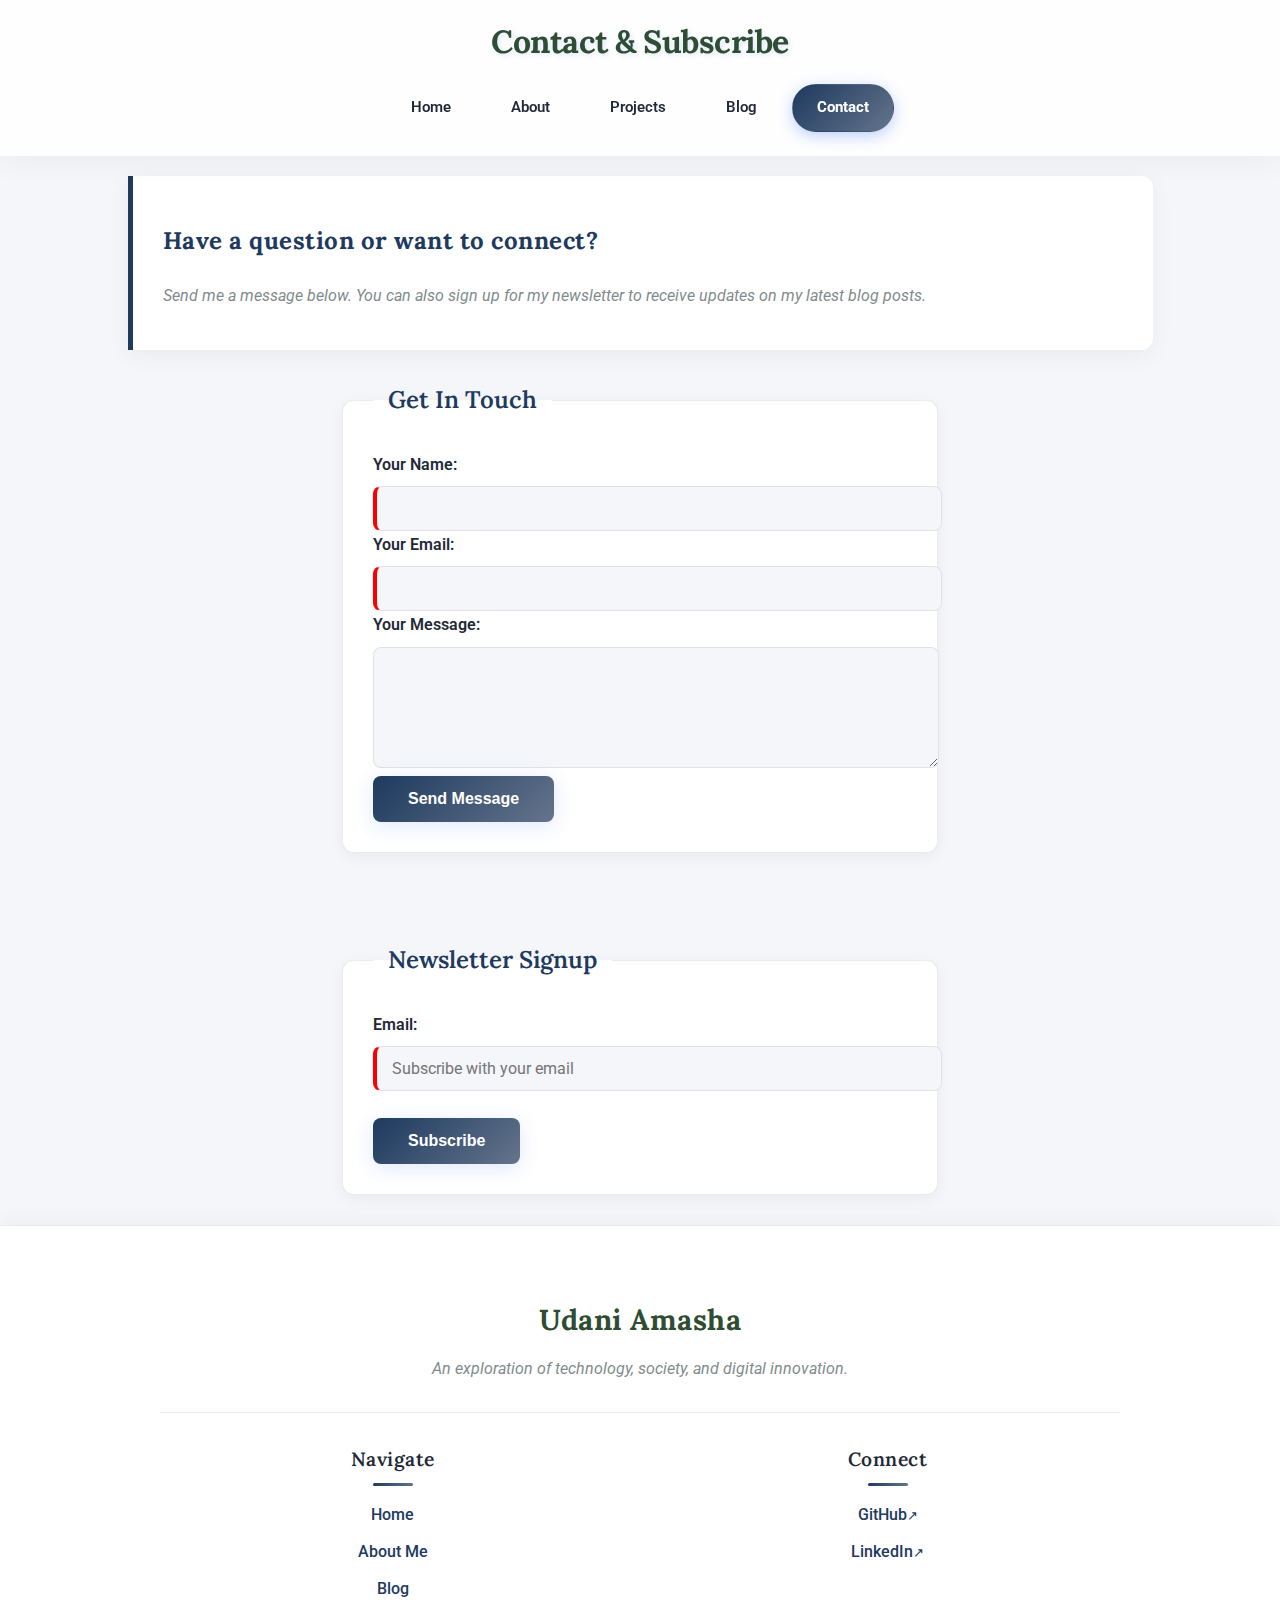
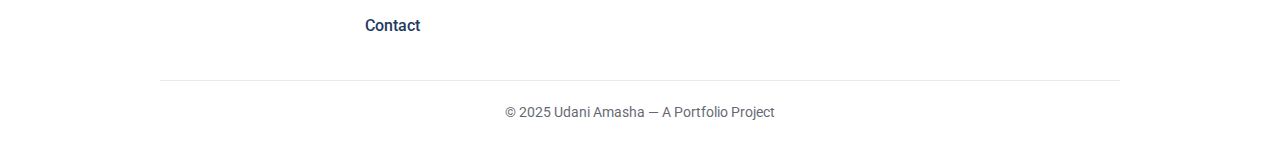
<file: form.html>
<!DOCTYPE html>
<html lang="en">
<head>
  <meta charset="UTF-8">
  <meta name="viewport" content="width=device-width, initial-scale=1.0">
  <title>Contact Me — Udani Amasha</title>
  <link rel="stylesheet" href="Stylesheet.css">
</head>
<body>
  <!-- This is the main header that appears on every page. -->
  <!-- It contains the main title and the primary navigation links. -->
  <header>
    <h1>Contact & Subscribe</h1>
    <nav>
      <ul>
        <li><a href="index.html">Home</a></li>
        <li><a href="about.html">About</a></li>
        <li><a href="projects.html">Projects</a></li>

        <li><a href="blog.html">Blog</a></li>
        <li><a href="form.html" class="active">Contact</a></li>
      </ul>
    </nav>
  
  </header>

   <!-- This is the main content area for the contact page. -->
  <main>
    <section>
      <h2>Have a question or want to connect?</h2>
      <!-- An introductory paragraph explaining the purpose of the page. -->
      <p>Send me a message below. You can also sign up for my newsletter to receive updates on my latest blog posts.</p>
    </section>
    <!-- This is the first form on the page, used for sending a direct message. -->
    <form action="https://formspree.io/f/xjgekqbw" method="POST">
      <fieldset>
        <legend>Get In Touch</legend>
        <label for="name">Your Name:</label>
        <input type="text" id="name" name="name" required>
    
        <label for="email">Your Email:</label>
        <input type="email" id="email" name="email" required>
    
        <label for="message">Your Message:</label>
        <textarea id="message" name="message" rows="5"></textarea>
    
        <button type="submit">Send Message</button>
      </fieldset>
    </form>
    <br>
    <!-- Newsletter Signup Form -->

    <form action="https://formspree.io/f/xjgekqbw" method="POST">
      <fieldset>
        <legend>Newsletter Signup</legend>
        <div>
          <label for="newsletter_email">Email:</label>
          <input type="email" id="newsletter_email" name="email" placeholder="Subscribe with your email" required>
        </div>
        <br>
        <button type="submit">Subscribe</button>
      </fieldset>
      <p id="newsletter-success" style="display:none;color:green;">Thank you for subscribing!</p>
    </form>
    
    <script>
      const form = document.querySelector('form');
      form.addEventListener('submit', function (event) {
        document.getElementById('newsletter-success').style.display = 'block';
      });
    </script>

  </main>

  <!--FOOTER -->
<footer>
    <div class="container footer-container">

        <!-- Zone 1: Branding and About -->
        <div class="footer-top">
            <h3>Udani Amasha</h3>
            <p>An exploration of technology, society, and digital innovation.</p>
        </div>

        <!-- Zone 2: Main Content (Navigation and Socials) -->
        <div class="footer-main">
            <div class="footer-column">
                <h4>Navigate</h4>
                <ul>
                    <li><a href="index.html">Home</a></li>
                    <li><a href="about.html">About Me</a></li>
                    <li><a href="blog.html">Blog</a></li>
                    <li><a href="form.html" class="active">Contact</a></li>
                </ul>
            </div>
            <div class="footer-column">
                <h4>Connect</h4>
                <ul class="footer-social-links">
                    <li><a href="https://github.com/Udaniamasha" target="_blank">GitHub</a></li>
                    <li><a href="https://www.linkedin.com/in/udaniamasha/" target="_blank">LinkedIn</a></li>
                    
                </ul>
            </div>
        </div>

        <!-- Zone 3: Copyright and Legal -->
        <div class="footer-bottom">
            <p>&copy; 2025 Udani Amasha — A Portfolio Project</p>
        </div>

    </div>
</footer>

</body>
</html>
</file>
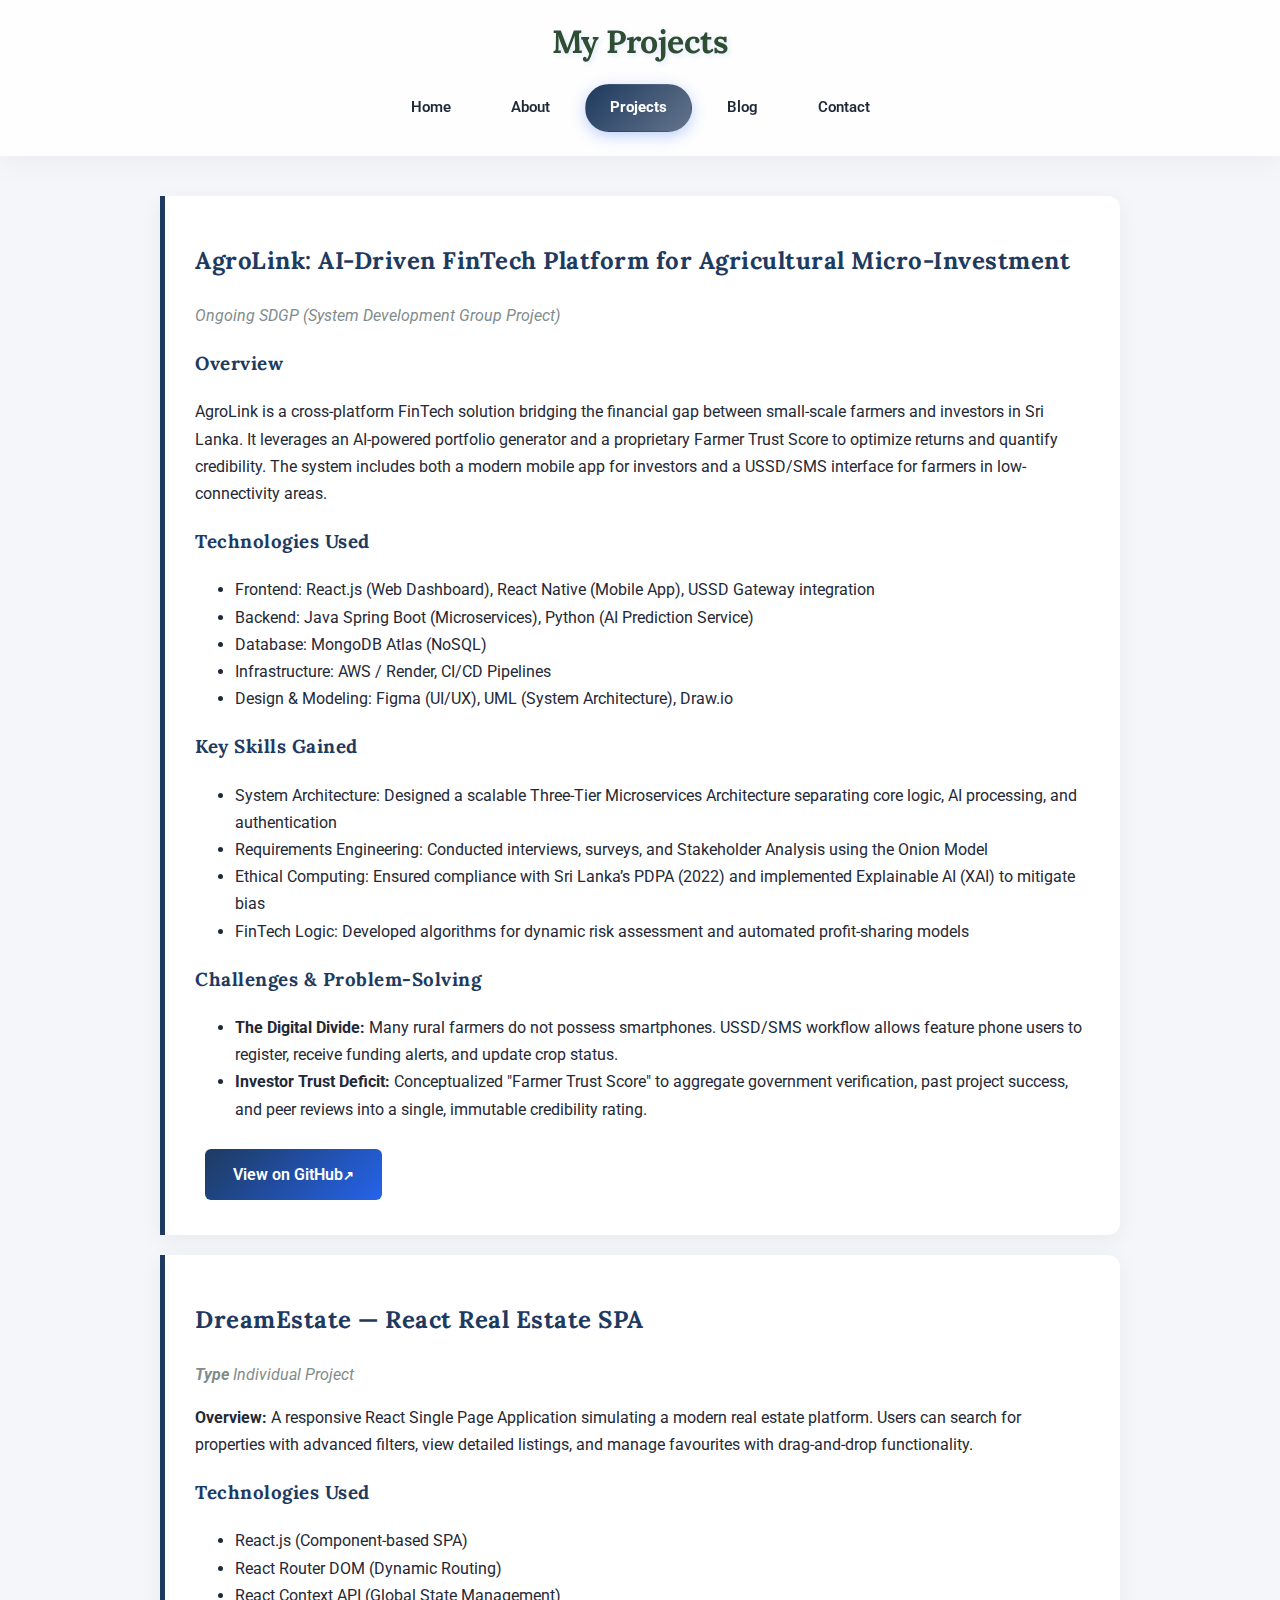
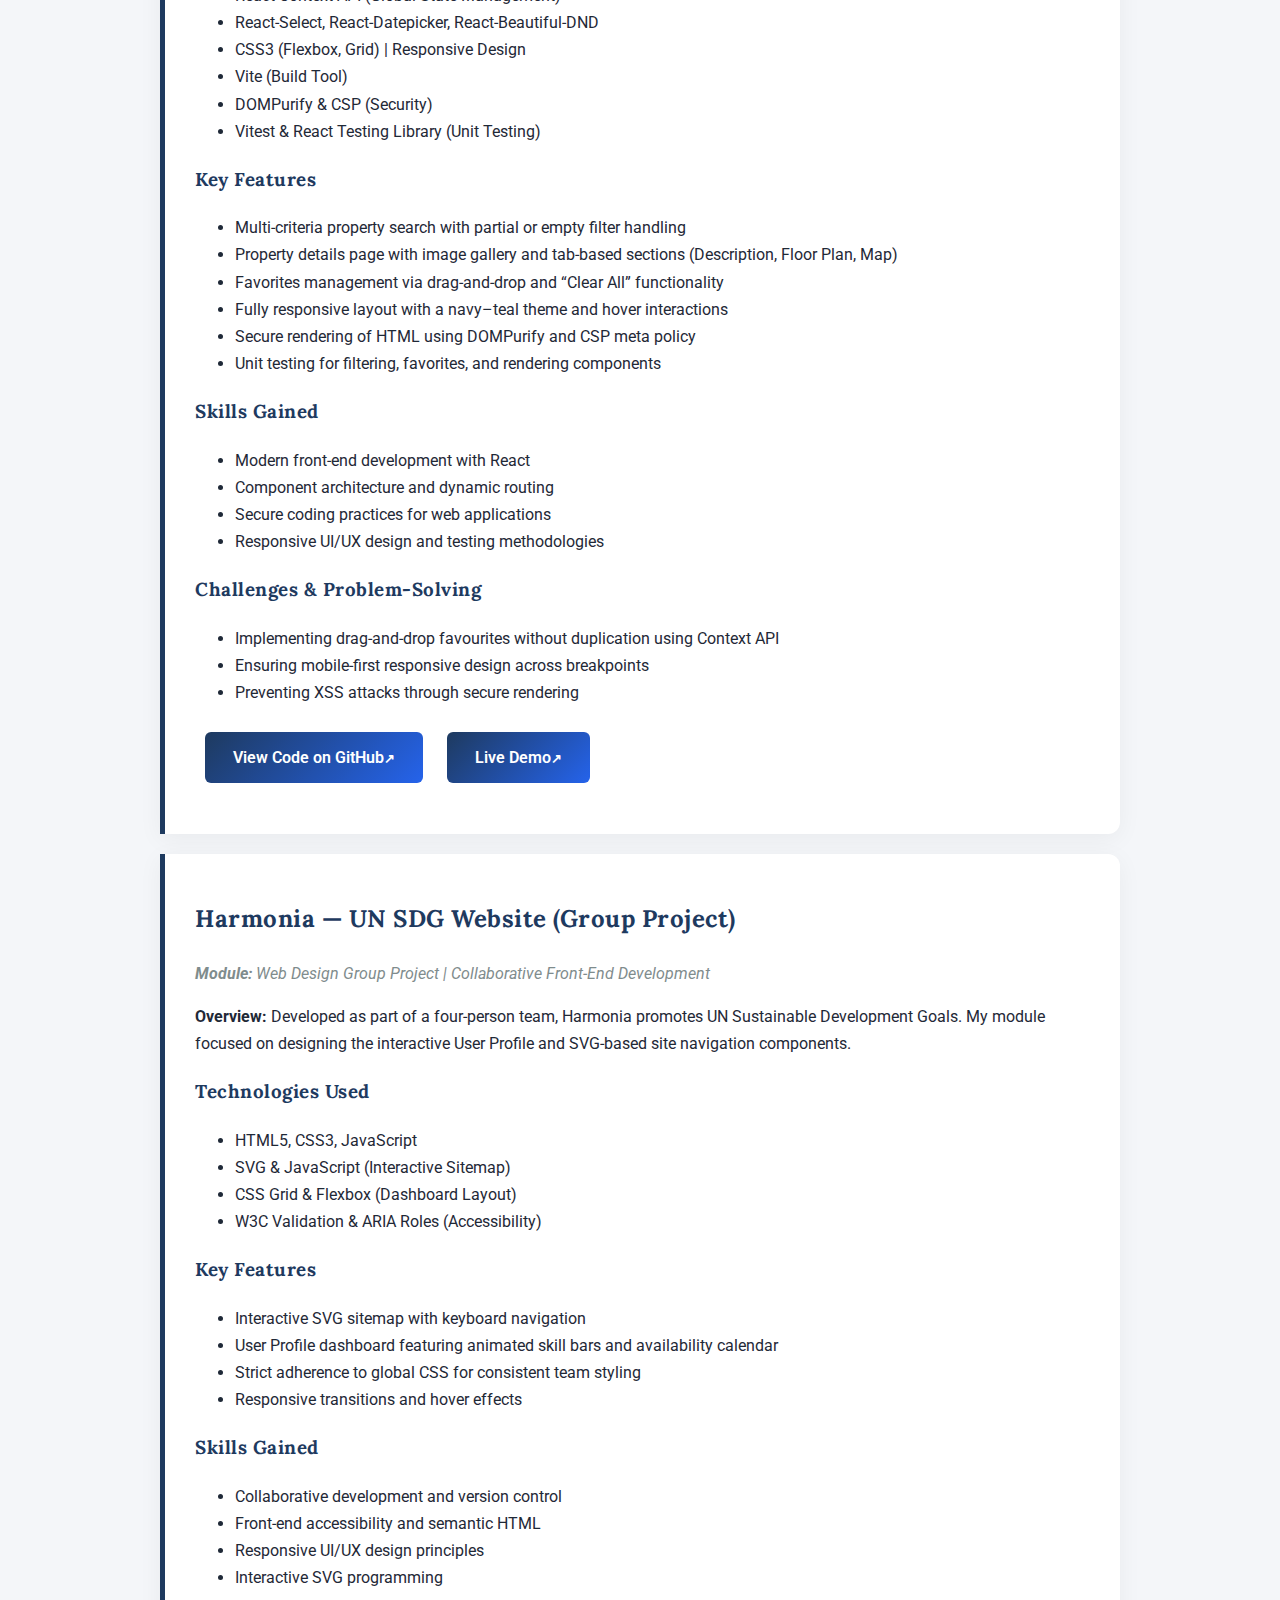
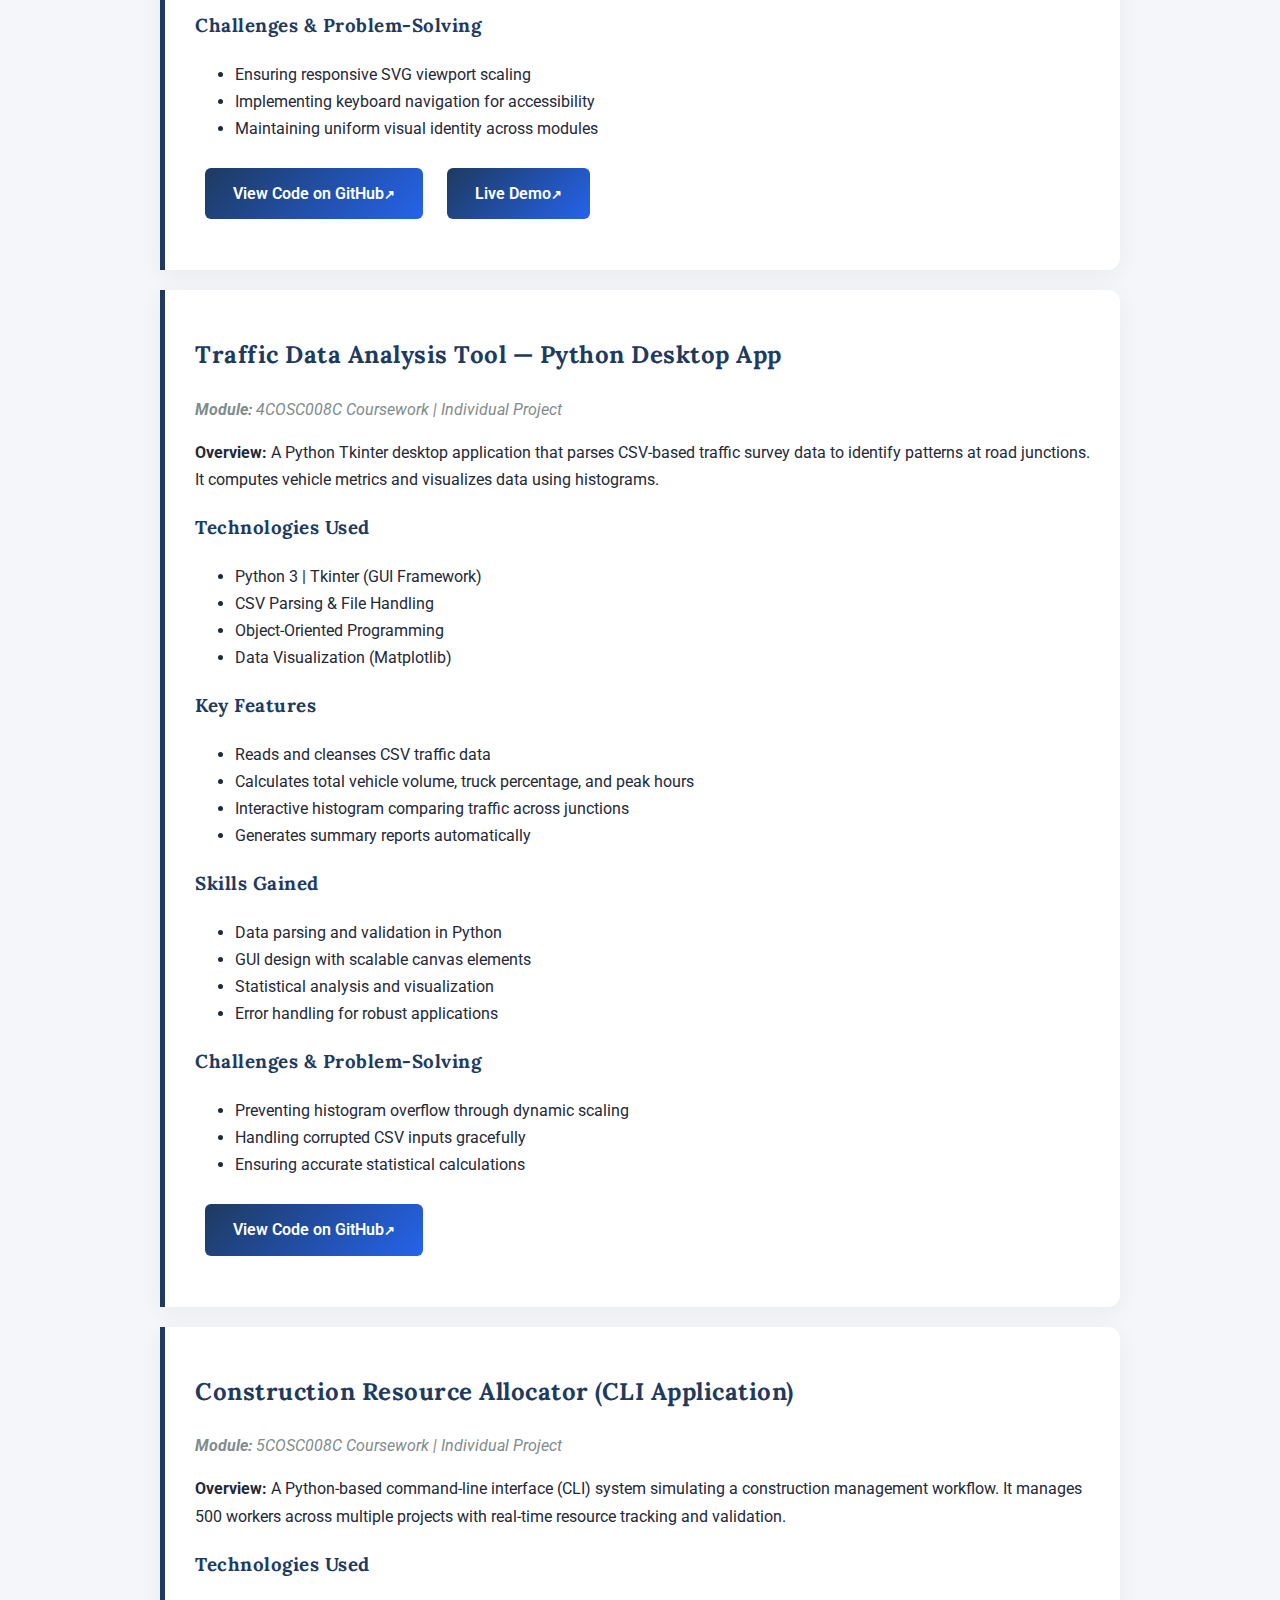
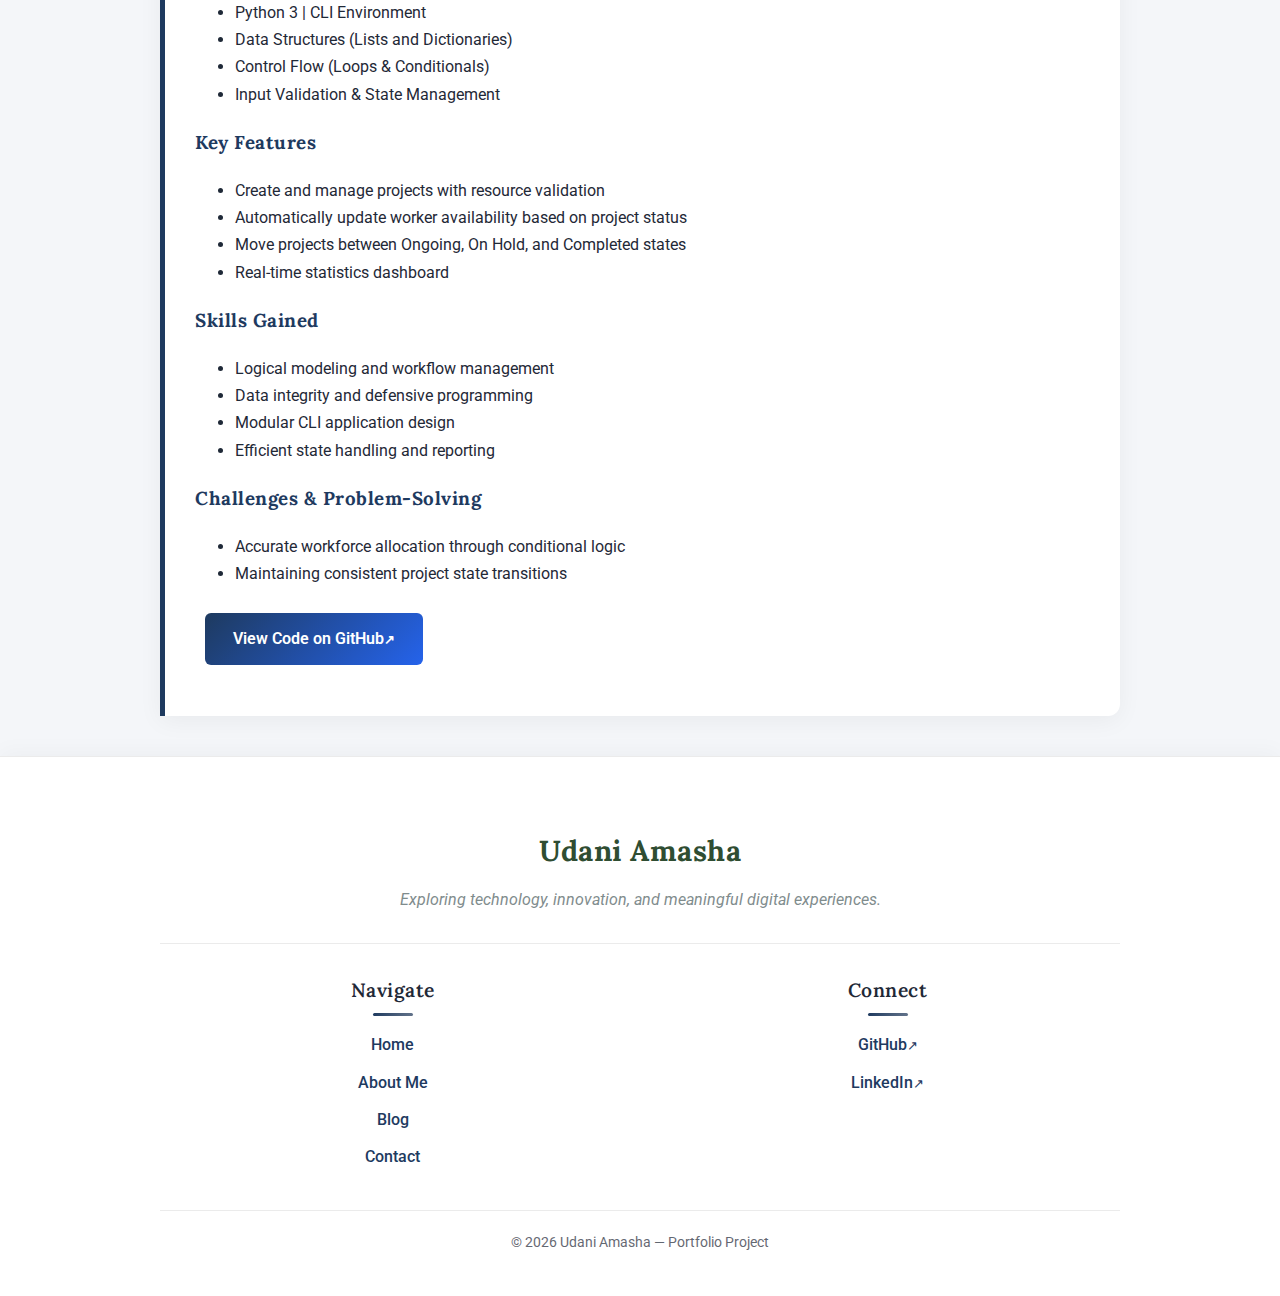
<file: projects.html>
<!DOCTYPE html>
<html lang="en">
<head>
  <meta charset="UTF-8" />
  <meta name="viewport" content="width=device-width, initial-scale=1.0" />
  <title>Projects — Udani Amasha</title>
  <link rel="stylesheet" href="Stylesheet.css" />
</head>

<body>

  <!-- Header -->
  <header>
    <h1>My Projects</h1>
    <nav aria-label="Main navigation">
      <ul>
        <li><a href="index.html">Home</a></li>
        <li><a href="about.html">About</a></li>
        <li><a href="projects.html" class="active">Projects</a></li>
        <li><a href="blog.html">Blog</a></li>
        <li><a href="form.html">Contact</a></li>
      </ul>
    </nav>
  </header>

  <!-- Main Content -->
  <main class="container">
    <section>
      <h2>AgroLink: AI-Driven FinTech Platform for Agricultural Micro-Investment</h2>
      <p class="project-status">Ongoing SDGP (System Development Group Project)</p>
    
      <!-- Overview -->
      <h3>Overview</h3>
      <p>
        AgroLink is a cross-platform FinTech solution bridging the financial gap between small-scale farmers and investors
        in Sri Lanka.
        It leverages an AI-powered portfolio generator and a proprietary Farmer Trust Score to optimize returns and quantify
        credibility.
        The system includes both a modern mobile app for investors and a USSD/SMS interface for farmers in low-connectivity
        areas.
      </p>
    
      <!-- Technologies Used -->
      <h3>Technologies Used</h3>
      <ul>
        <li>Frontend: React.js (Web Dashboard), React Native (Mobile App), USSD Gateway integration</li>
        <li>Backend: Java Spring Boot (Microservices), Python (AI Prediction Service)</li>
        <li>Database: MongoDB Atlas (NoSQL)</li>
        <li>Infrastructure: AWS / Render, CI/CD Pipelines</li>
        <li>Design & Modeling: Figma (UI/UX), UML (System Architecture), Draw.io</li>
      </ul>
    
      <!-- Key Skills Gained -->
      <h3>Key Skills Gained</h3>
      <ul>
        <li>System Architecture: Designed a scalable Three-Tier Microservices Architecture separating core logic, AI
          processing, and authentication</li>
        <li>Requirements Engineering: Conducted interviews, surveys, and Stakeholder Analysis using the Onion Model</li>
        <li>Ethical Computing: Ensured compliance with Sri Lanka’s PDPA (2022) and implemented Explainable AI (XAI) to
          mitigate bias</li>
        <li>FinTech Logic: Developed algorithms for dynamic risk assessment and automated profit-sharing models</li>
      </ul>
    
      <!-- Challenges & Problem-Solving -->
      <h3>Challenges & Problem-Solving</h3>
      <ul>
        <li><strong>The Digital Divide:</strong> Many rural farmers do not possess smartphones. USSD/SMS workflow allows
          feature phone users to register, receive funding alerts, and update crop status.</li>
        <li><strong>Investor Trust Deficit:</strong> Conceptualized "Farmer Trust Score" to aggregate government
          verification, past project success, and peer reviews into a single, immutable credibility rating.</li>
      </ul>
    
      <!-- GitHub Button -->
      <div class="connect-buttons">
      <a href="https://github.com/tharushadev/Agrolink.lk" target="_blank" >View on GitHub</a>
      </div>
    </section>

    <!-- Project 2 -->
    <section>
      <h2>DreamEstate — React Real Estate SPA</h2>
      <p><strong>Type</strong> Individual Project</p>
      <p><strong>Overview:</strong> A responsive React Single Page Application simulating a modern real estate platform. Users can search for properties with advanced filters, view detailed listings, and manage favourites with drag-and-drop functionality.</p>

      <h3>Technologies Used</h3>
      <ul>
        <li>React.js (Component-based SPA)</li>
        <li>React Router DOM (Dynamic Routing)</li>
        <li>React Context API (Global State Management)</li>
        <li>React-Select, React-Datepicker, React-Beautiful-DND</li>
        <li>CSS3 (Flexbox, Grid) | Responsive Design</li>
        <li>Vite (Build Tool)</li>
        <li>DOMPurify & CSP (Security)</li>
        <li>Vitest & React Testing Library (Unit Testing)</li>
      </ul>

      <h3>Key Features</h3>
      <ul>
        <li>Multi-criteria property search with partial or empty filter handling</li>
        <li>Property details page with image gallery and tab-based sections (Description, Floor Plan, Map)</li>
        <li>Favorites management via drag-and-drop and “Clear All” functionality</li>
        <li>Fully responsive layout with a navy–teal theme and hover interactions</li>
        <li>Secure rendering of HTML using DOMPurify and CSP meta policy</li>
        <li>Unit testing for filtering, favorites, and rendering components</li>
      </ul>

      <h3>Skills Gained</h3>
      <ul>
        <li>Modern front-end development with React</li>
        <li>Component architecture and dynamic routing</li>
        <li>Secure coding practices for web applications</li>
        <li>Responsive UI/UX design and testing methodologies</li>
      </ul>

      <h3>Challenges & Problem-Solving</h3>
      <ul>
        <li>Implementing drag-and-drop favourites without duplication using Context API</li>
        <li>Ensuring mobile-first responsive design across breakpoints</li>
        <li>Preventing XSS attacks through secure rendering</li>
      </ul>

      <p>
        <div class="connect-buttons">
          <a href="https://github.com/Udaniamasha/estate-agent-app" target="_blank" rel="noopener noreferrer">View Code on GitHub</a> 
          <a href="https://Udaniamasha.github.io/estate-agent-app/" target="_blank" rel="noopener noreferrer">Live Demo</a>
        </div>
        </p>
    </section>

    <!-- Project 3 -->
    <section>
      <h2>Harmonia — UN SDG Website (Group Project)</h2>
      <p><strong>Module:</strong> Web Design Group Project | Collaborative Front-End Development</p>
      <p><strong>Overview:</strong> Developed as part of a four-person team, Harmonia promotes UN Sustainable Development Goals. My module focused on designing the interactive User Profile and SVG-based site navigation components.</p>

      <h3>Technologies Used</h3>
      <ul>
        <li>HTML5, CSS3, JavaScript</li>
        <li>SVG & JavaScript (Interactive Sitemap)</li>
        <li>CSS Grid & Flexbox (Dashboard Layout)</li>
        <li>W3C Validation & ARIA Roles (Accessibility)</li>
      </ul>

      <h3>Key Features</h3>
      <ul>
        <li>Interactive SVG sitemap with keyboard navigation</li>
        <li>User Profile dashboard featuring animated skill bars and availability calendar</li>
        <li>Strict adherence to global CSS for consistent team styling</li>
        <li>Responsive transitions and hover effects</li>
      </ul>

      <h3>Skills Gained</h3>
      <ul>
        <li>Collaborative development and version control</li>
        <li>Front-end accessibility and semantic HTML</li>
        <li>Responsive UI/UX design principles</li>
        <li>Interactive SVG programming</li>
      </ul>

      <h3>Challenges & Problem-Solving</h3>
      <ul>
        <li>Ensuring responsive SVG viewport scaling</li>
        <li>Implementing keyboard navigation for accessibility</li>
        <li>Maintaining uniform visual identity across modules</li>
      </ul>

      <p>
        <div class="connect-buttons">
          <a href="https://github.com/Udaniamasha/harmonia-web-project" target="_blank" rel="noopener noreferrer">View Code on GitHub</a>  
          <a href="https://udaniamasha.github.io/harmonia-web-project/" target="_blank" rel="noopener noreferrer">Live Demo</a>
        </div>
      </p>
    </section>

    <!-- Project 4 -->
    <section>
      <h2>Traffic Data Analysis Tool — Python Desktop App</h2>
      <p><strong>Module:</strong> 4COSC008C Coursework | Individual Project</p>
      <p><strong>Overview:</strong> A Python Tkinter desktop application that parses CSV-based traffic survey data to identify patterns at road junctions. It computes vehicle metrics and visualizes data using histograms.</p>

      <h3>Technologies Used</h3>
      <ul>
        <li>Python 3 | Tkinter (GUI Framework)</li>
        <li>CSV Parsing & File Handling</li>
        <li>Object-Oriented Programming</li>
        <li>Data Visualization (Matplotlib)</li>
      </ul>

      <h3>Key Features</h3>
      <ul>
        <li>Reads and cleanses CSV traffic data</li>
        <li>Calculates total vehicle volume, truck percentage, and peak hours</li>
        <li>Interactive histogram comparing traffic across junctions</li>
        <li>Generates summary reports automatically</li>
      </ul>

      <h3>Skills Gained</h3>
      <ul>
        <li>Data parsing and validation in Python</li>
        <li>GUI design with scalable canvas elements</li>
        <li>Statistical analysis and visualization</li>
        <li>Error handling for robust applications</li>
      </ul>

      <h3>Challenges & Problem-Solving</h3>
      <ul>
        <li>Preventing histogram overflow through dynamic scaling</li>
        <li>Handling corrupted CSV inputs gracefully</li>
        <li>Ensuring accurate statistical calculations</li>
      </ul>

      <p>
        <div class="connect-buttons">
          <a href="https://github.com/Udaniamasha/traffic-data-visualizer" target="_blank" rel="noopener noreferrer">View Code on GitHub</a>
        </div>
        </p>
    </section>

    <!-- Project 5 -->
    <section>
      <h2>Construction Resource Allocator (CLI Application)</h2>
      <p><strong>Module:</strong> 5COSC008C Coursework | Individual Project</p>
      <p><strong>Overview:</strong> A Python-based command-line interface (CLI) system simulating a construction management workflow. It manages 500 workers across multiple projects with real-time resource tracking and validation.</p>

      <h3>Technologies Used</h3>
      <ul>
        <li>Python 3 | CLI Environment</li>
        <li>Data Structures (Lists and Dictionaries)</li>
        <li>Control Flow (Loops & Conditionals)</li>
        <li>Input Validation & State Management</li>
      </ul>

      <h3>Key Features</h3>
      <ul>
        <li>Create and manage projects with resource validation</li>
        <li>Automatically update worker availability based on project status</li>
        <li>Move projects between Ongoing, On Hold, and Completed states</li>
        <li>Real-time statistics dashboard</li>
      </ul>

      <h3>Skills Gained</h3>
      <ul>
        <li>Logical modeling and workflow management</li>
        <li>Data integrity and defensive programming</li>
        <li>Modular CLI application design</li>
        <li>Efficient state handling and reporting</li>
      </ul>

      <h3>Challenges & Problem-Solving</h3>
      <ul>
        <li>Accurate workforce allocation through conditional logic</li>
        <li>Maintaining consistent project state transitions</li>
      </ul>

      <p>
        <div class="connect-buttons">
          <a href="https://github.com/Udaniamasha/construction-management-cli" target="_blank" rel="noopener noreferrer">View Code on GitHub</a>
        </div>
      </p>
    </section>

  </main>

  <!-- Footer -->
  <footer>
    <div class="container footer-container">
      <div class="footer-top">
        <h3>Udani Amasha</h3>
        <p>Exploring technology, innovation, and meaningful digital experiences.</p>
      </div>

      <div class="footer-main">
        <div class="footer-column">
          <h4>Navigate</h4>
          <ul>
            <li><a href="index.html">Home</a></li>
            <li><a href="about.html" class="active">About Me</a></li>
            <li><a href="blog.html">Blog</a></li>
            <li><a href="form.html">Contact</a></li>
          </ul>
        </div>

        <div class="footer-column">
          <h4>Connect</h4>
          <ul class="footer-social-links">
            <li><a href="https://github.com/Udaniamasha" target="_blank" rel="noopener noreferrer">GitHub</a></li>
            <li><a href="https://www.linkedin.com/in/udaniamasha/" target="_blank" rel="noopener noreferrer">LinkedIn</a></li>
          </ul>
        </div>
      </div>

      <div class="footer-bottom">
        <p>&copy; 2026 Udani Amasha — Portfolio Project</p>
      </div>
    </div>
  </footer>

</body>
</html>
</file>
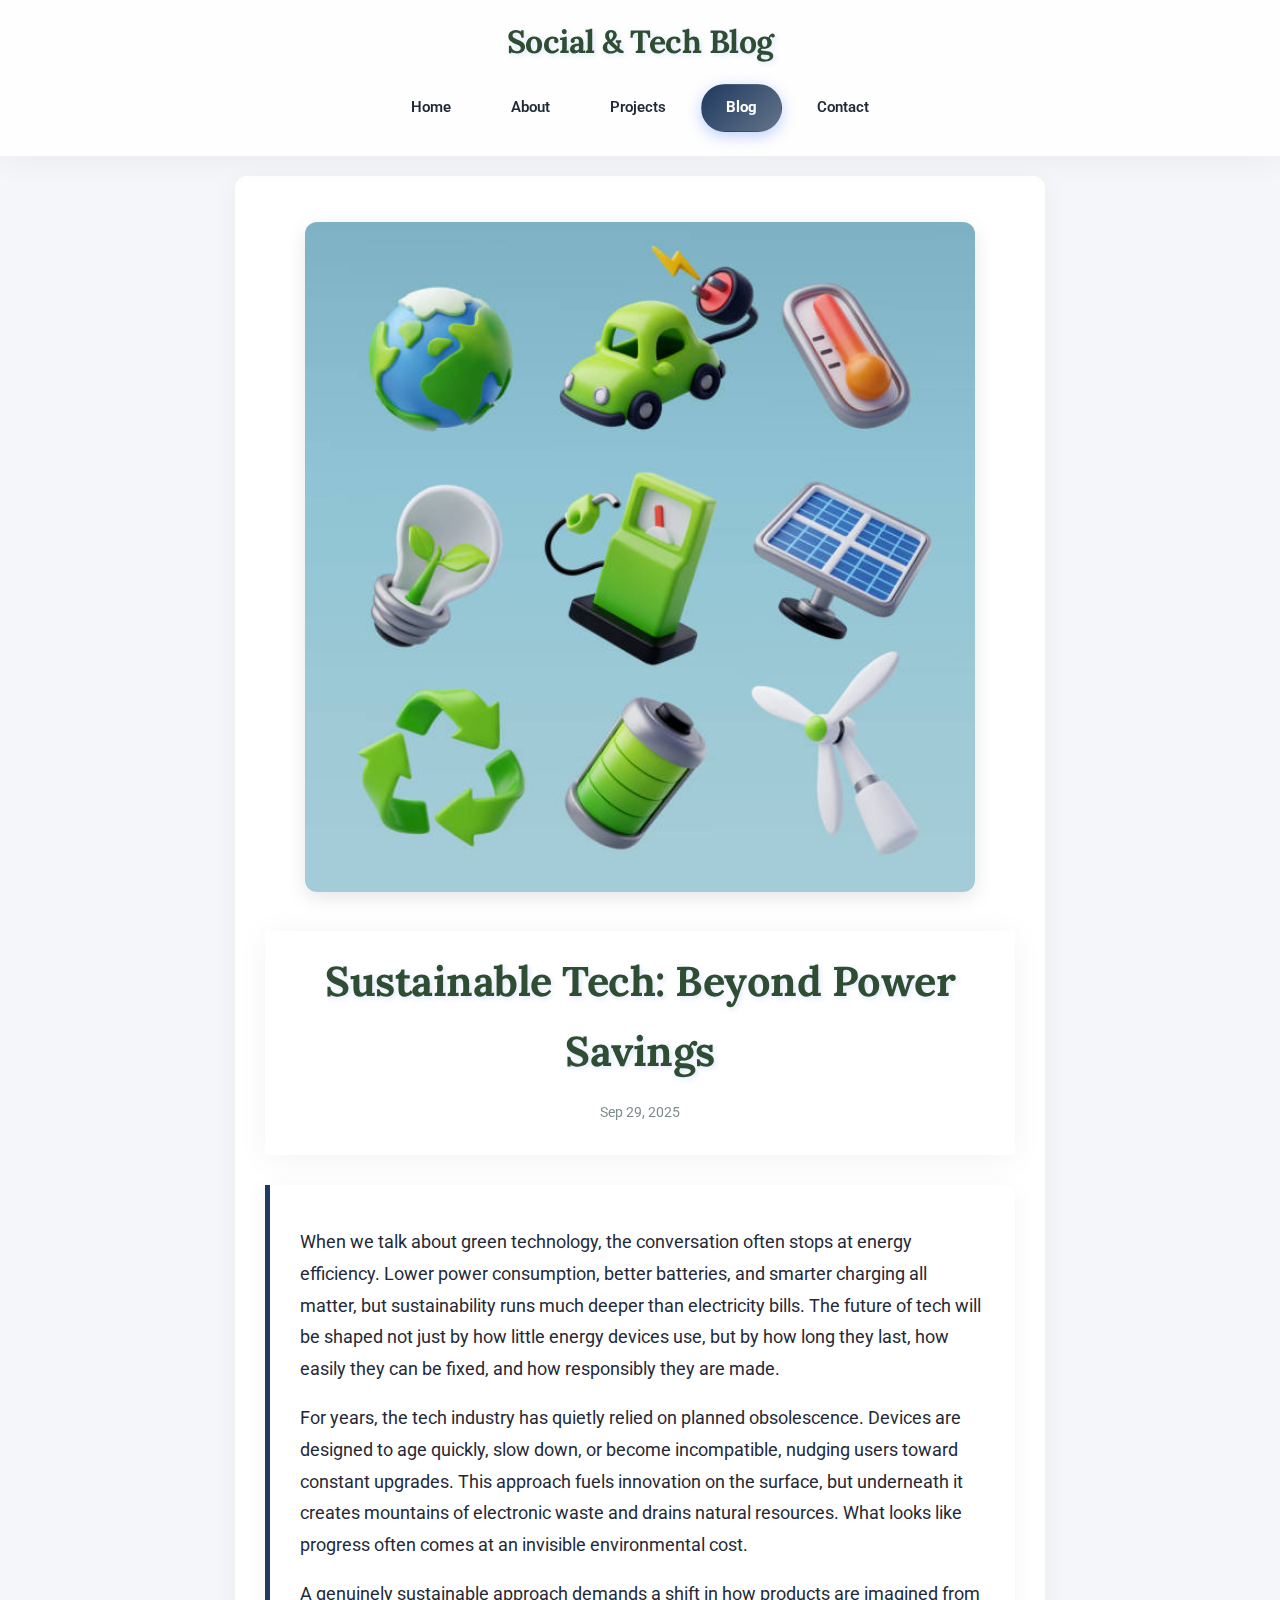
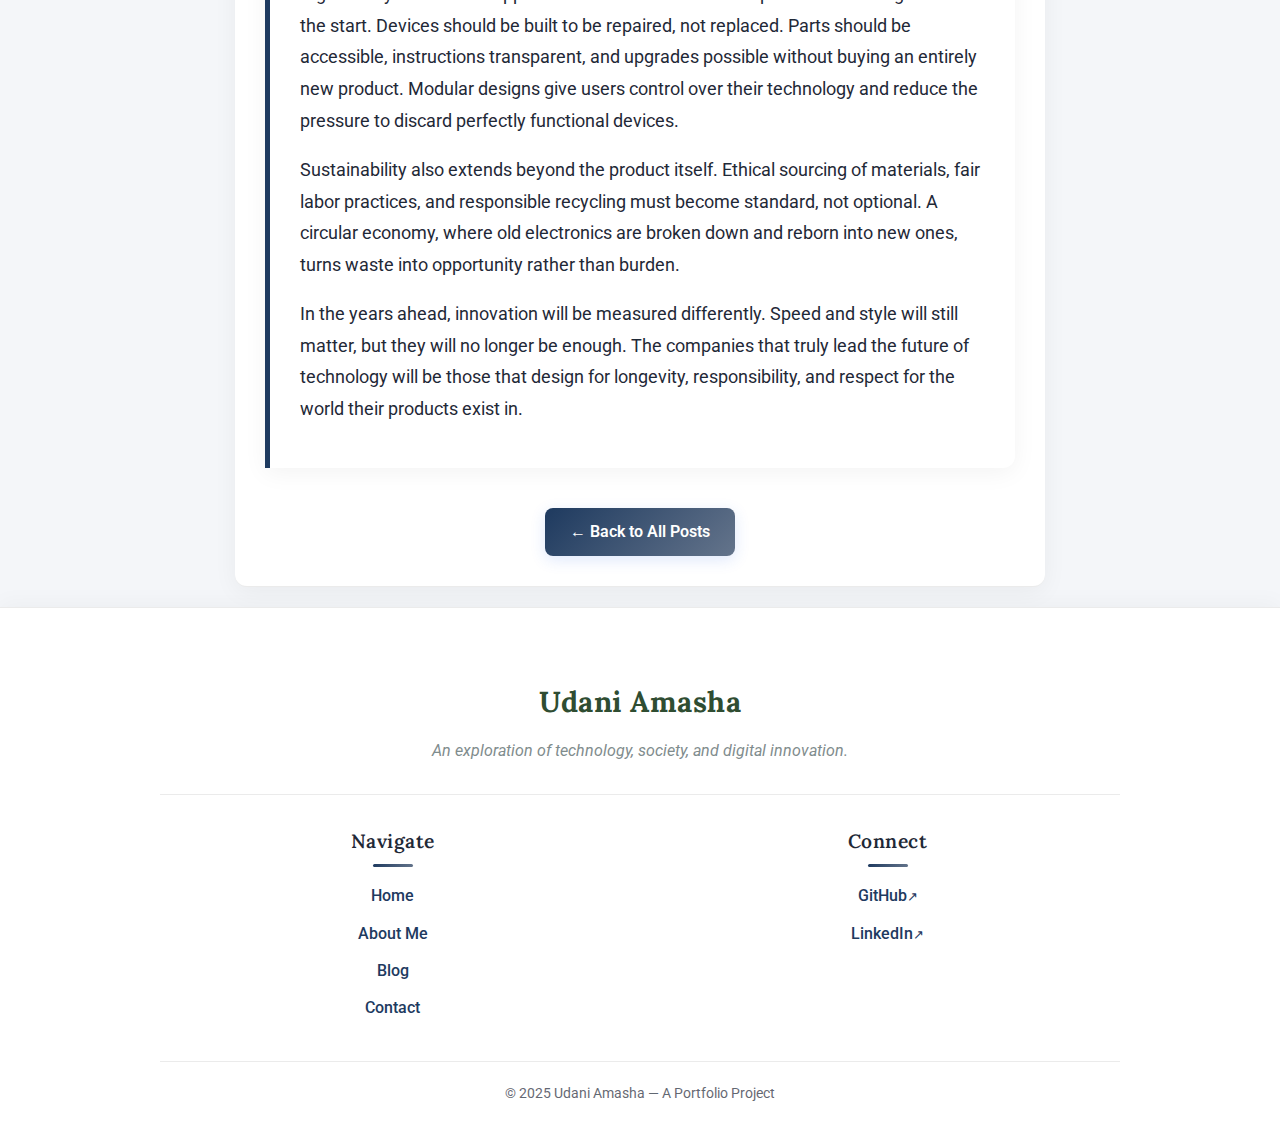
<file: sustainable_tech.html>
<!DOCTYPE html>
<html lang="en">
<head>
  <meta charset="utf-8" />
  <meta name="viewport" content="width=device-width, initial-scale=1" />
  <title>Sustainable Tech: Beyond Power Savings — Social & Tech</title>
  <link rel="stylesheet" href="Stylesheet.css">
</head>
<body>
  <header>
    <h1>Social & Tech Blog</h1>
    <nav>
        <ul>
            <li><a href="index.html">Home</a></li>
            <li><a href="about.html">About</a></li>
            <li><a href="projects.html">Projects</a></li>

            <li><a href="blog.html" class="active">Blog</a></li>
            <li><a href="form.html">Contact</a></li>
        </ul>
    </nav>
  </header>

  <main>
    <div class="container">
      <article class="single-post">
        <figure class="single-post-image">
            <img src="images/Recycled_electronics.jpg" alt="A collection of recycled electronics forming a green leaf">
        </figure>

        <header class="single-post-header">
          <h1>Sustainable Tech: Beyond Power Savings</h1>
          <p class="blog-card-meta"><time datetime="2025-09-29">Sep 29, 2025</time></p>
        </header>

        <section class="single-post-content">
            <p>When we talk about green technology, the conversation often stops at energy efficiency. Lower power consumption,
                better batteries, and smarter charging all matter, but sustainability runs much deeper than electricity bills. The
                future of tech will be shaped not just by how little energy devices use, but by how long they last, how easily they
                can be fixed, and how responsibly they are made.</p>
            
            <p>For years, the tech industry has quietly relied on planned obsolescence. Devices are designed to age quickly, slow
                down, or become incompatible, nudging users toward constant upgrades. This approach fuels innovation on the surface,
                but underneath it creates mountains of electronic waste and drains natural resources. What looks like progress often
                comes at an invisible environmental cost.</p>
            
            <p>A genuinely sustainable approach demands a shift in how products are imagined from the start. Devices should be built
                to be repaired, not replaced. Parts should be accessible, instructions transparent, and upgrades possible without
                buying an entirely new product. Modular designs give users control over their technology and reduce the pressure to
                discard perfectly functional devices.</p>
            
            <p>Sustainability also extends beyond the product itself. Ethical sourcing of materials, fair labor practices, and
                responsible recycling must become standard, not optional. A circular economy, where old electronics are broken down
                and reborn into new ones, turns waste into opportunity rather than burden.</p>
            
            <p>In the years ahead, innovation will be measured differently. Speed and style will still matter, but they will no
                longer be enough. The companies that truly lead the future of technology will be those that design for longevity,
                responsibility, and respect for the world their products exist in.</p>

        </section>

        <div class="back-to-blog">
            <a href="blog.html" class="read-more-btn">&larr; Back to All Posts</a>
        </div>
      </article>
    </div>
  </main>

<!-- FOOTER -->
<footer>
    <div class="container footer-container">

        <!-- Zone 1: Branding and About -->
        <div class="footer-top">
            <h3>Udani Amasha</h3>
            <p>An exploration of technology, society, and digital innovation.</p>
        </div>

        <!-- Zone 2: Main Content (Navigation and Socials) -->
        <div class="footer-main">
            <div class="footer-column">
                <h4>Navigate</h4>
                <ul>
                    <li><a href="index.html">Home</a></li>
                    <li><a href="about.html">About Me</a></li>
                    <li><a href="blog.html">Blog</a></li>
                    <li><a href="form.html">Contact</a></li>
                </ul>
            </div>
            <div class="footer-column">
                <h4>Connect</h4>
                <ul class="footer-social-links">
                    <li><a href="https://github.com/Udaniamasha" target="_blank">GitHub</a></li>
                    <li><a href="https://www.linkedin.com/in/udaniamasha/" target="_blank">LinkedIn</a></li>
                    
                </ul>
            </div>
        </div>

        <!-- Zone 3: Copyright and Legal -->
        <div class="footer-bottom">
            <p>&copy; 2025 Udani Amasha — A Portfolio Project</p>
        </div>

    </div>
</footer>

</body>
</html>
</file>
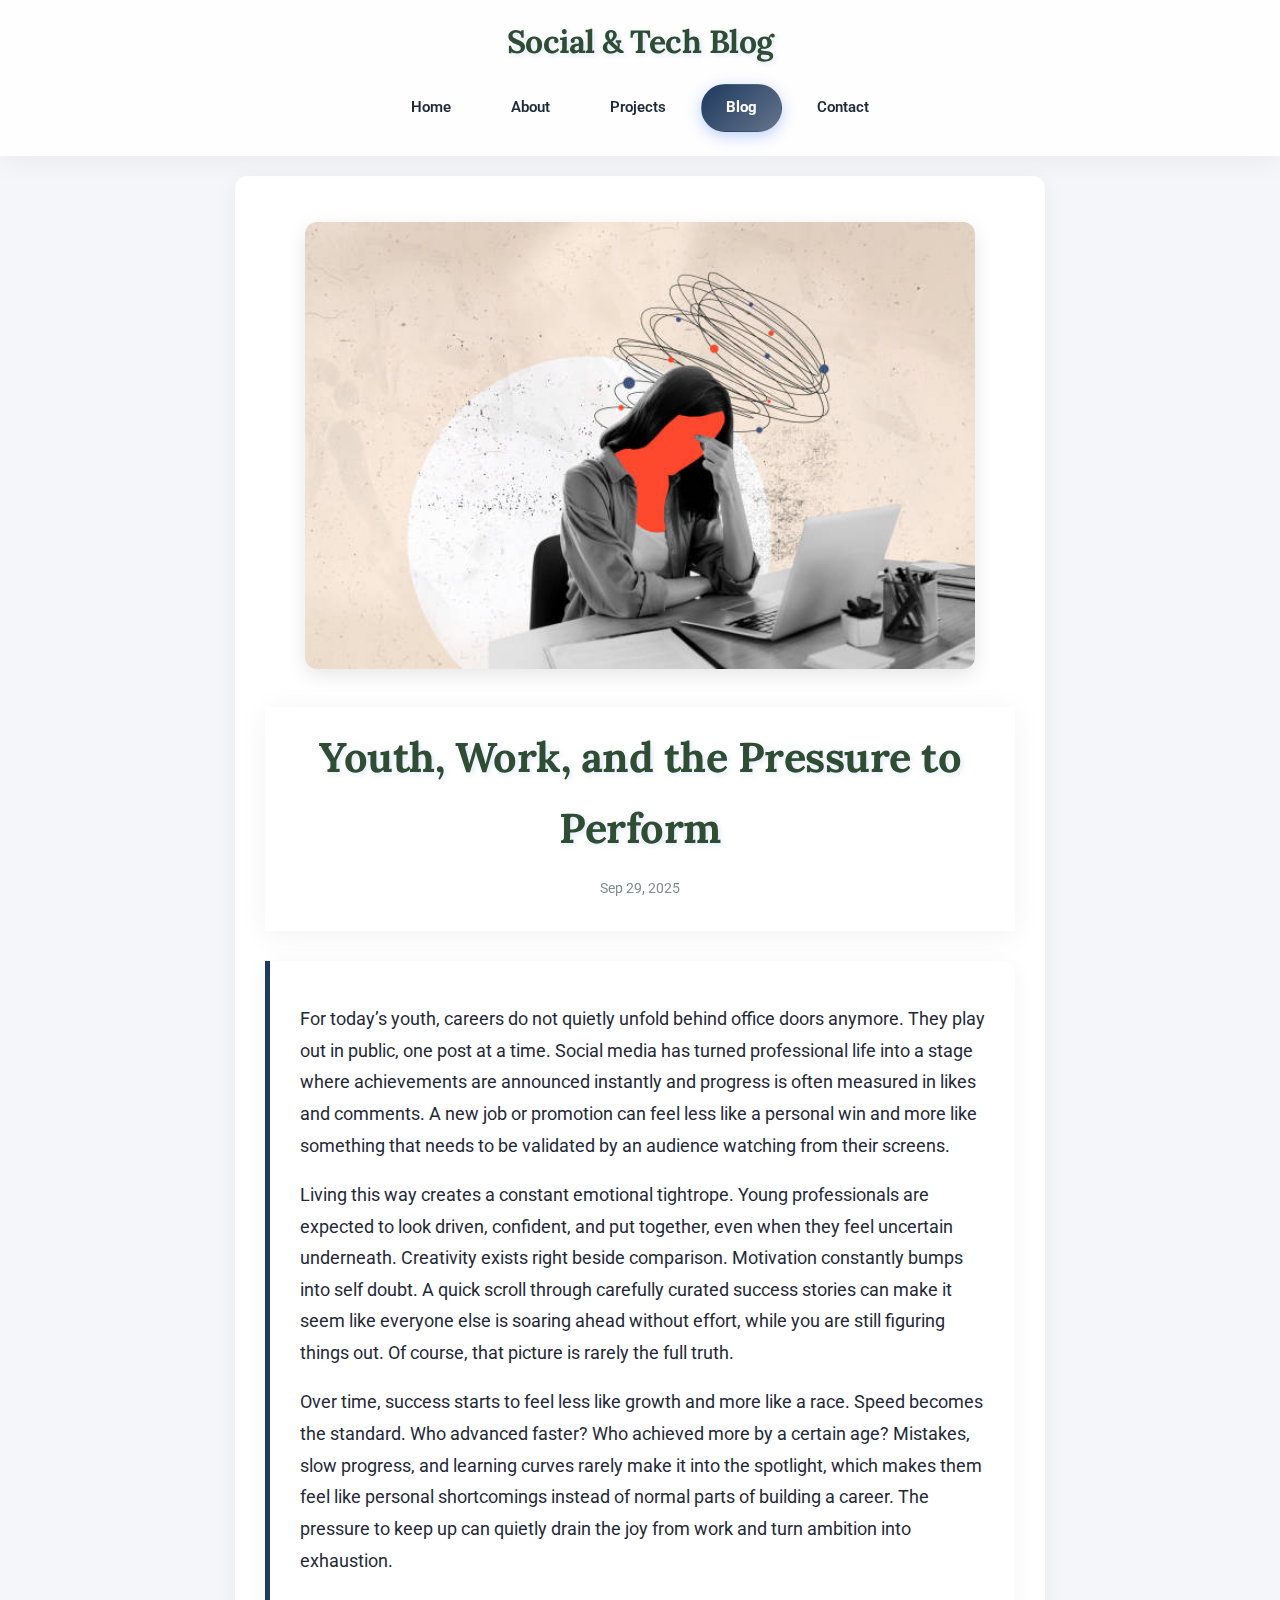
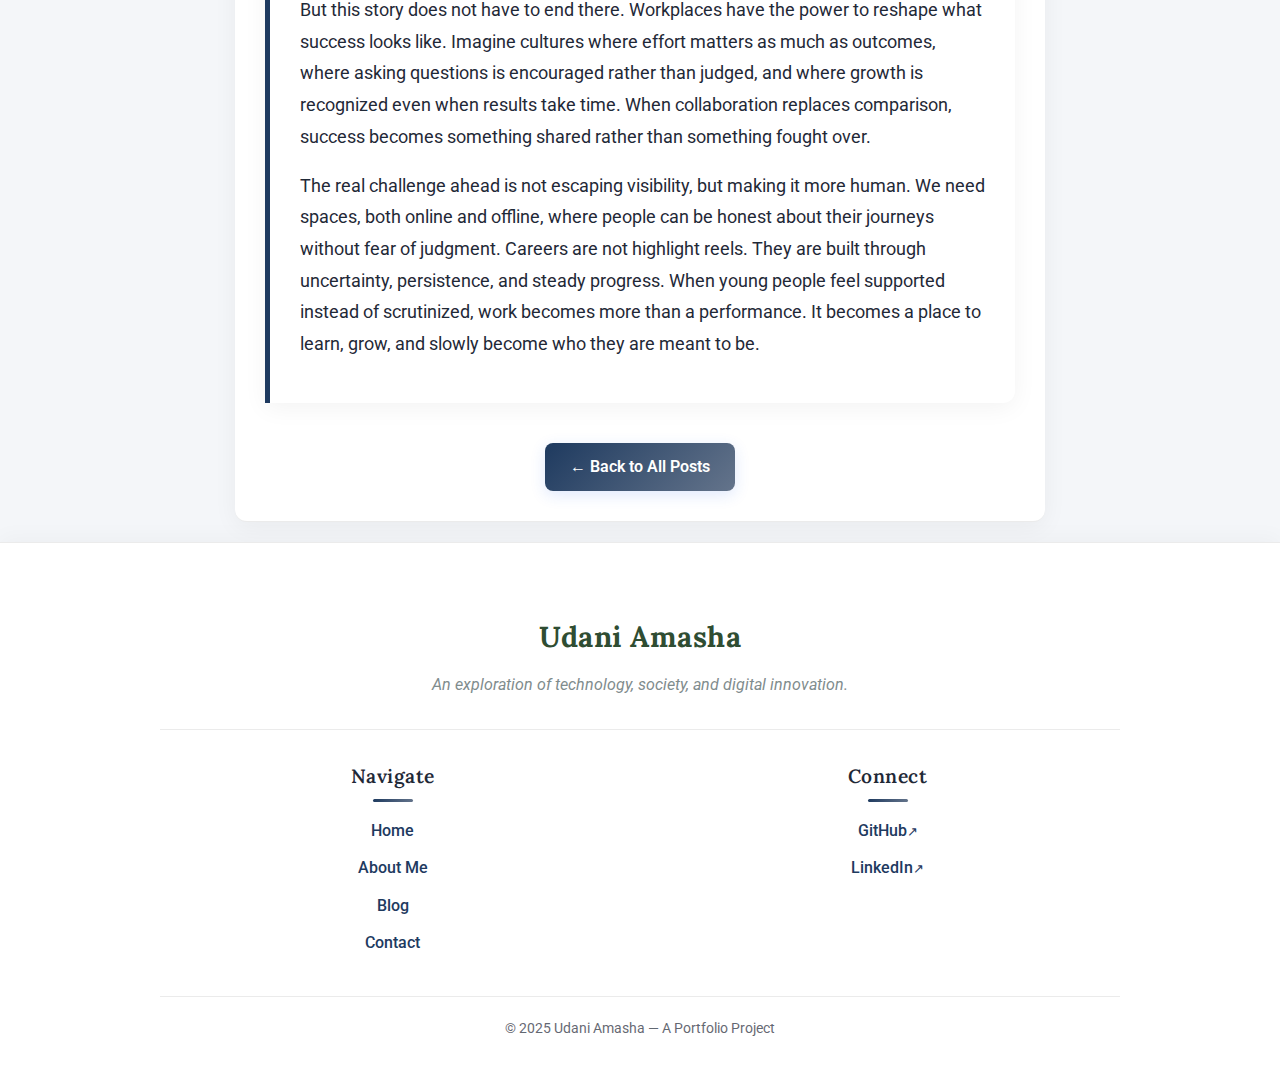
<file: young_stress.html>
<!DOCTYPE html>
<html lang="en">
<head>
  <meta charset="utf-8" >
  <meta name="viewport" content="width=device-width, initial-scale=1" >
  <title>Youth, Work, and the Pressure to Perform — Social & Tech</title>
  <link rel="stylesheet" href="Stylesheet.css">
</head>
<body><header>
    <h1>Social & Tech Blog</h1>
    <nav>
        <ul>
            <li><a href="index.html">Home</a></li>
            <li><a href="about.html">About</a></li>
            <li><a href="projects.html">Projects</a></li>

            <li><a href="blog.html" class="active">Blog</a></li>
            <li><a href="form.html">Contact</a></li>
        </ul>
    </nav>
  </header>

  <main>
    <div class="container">
      <article class="single-post">
        <figure class="single-post-image">
            <img src="images/Work_stress.jpg" alt="A young professional looking stressed while working on a laptop">
        </figure>

        <header class="single-post-header">
          <h1>Youth, Work, and the Pressure to Perform</h1>
          <p class="blog-card-meta"><time datetime="2025-09-29">Sep 29, 2025</time></p>
        </header>

        <section class="single-post-content">
            <p>For today’s youth, careers do not quietly unfold behind office doors anymore. They play out in public, one post at a
                time. Social media has turned professional life into a stage where achievements are announced instantly and progress
                is often measured in likes and comments. A new job or promotion can feel less like a personal win and more like
                something that needs to be validated by an audience watching from their screens.</p>
            
            <p>Living this way creates a constant emotional tightrope. Young professionals are expected to look driven, confident,
                and put together, even when they feel uncertain underneath. Creativity exists right beside comparison. Motivation
                constantly bumps into self doubt. A quick scroll through carefully curated success stories can make it seem like
                everyone else is soaring ahead without effort, while you are still figuring things out. Of course, that picture is
                rarely the full truth.</p>
            
            <p>Over time, success starts to feel less like growth and more like a race. Speed becomes the standard. Who advanced
                faster? Who achieved more by a certain age? Mistakes, slow progress, and learning curves rarely make it into the
                spotlight, which makes them feel like personal shortcomings instead of normal parts of building a career. The
                pressure to keep up can quietly drain the joy from work and turn ambition into exhaustion.</p>
            
            <p>But this story does not have to end there. Workplaces have the power to reshape what success looks like. Imagine
                cultures where effort matters as much as outcomes, where asking questions is encouraged rather than judged, and
                where growth is recognized even when results take time. When collaboration replaces comparison, success becomes
                something shared rather than something fought over.</p>
            
            <p>The real challenge ahead is not escaping visibility, but making it more human. We need spaces, both online and
                offline, where people can be honest about their journeys without fear of judgment. Careers are not highlight reels.
                They are built through uncertainty, persistence, and steady progress. When young people feel supported instead of
                scrutinized, work becomes more than a performance. It becomes a place to learn, grow, and slowly become who they are
                meant to be.</p>

        </section>

        <div class="back-to-blog">
            <a href="blog.html" class="read-more-btn">&larr; Back to All Posts</a>
        </div>
      </article>
    </div>
  </main>
  <footer>
    <div class="container footer-container">

        <!-- Zone 1: Branding and About Blurb -->
        <div class="footer-top">
            <h3>Udani Amasha</h3>
            <p>An exploration of technology, society, and digital innovation.</p>
        </div>

        <!-- Zone 2: Main Content (Navigation and Socials) -->
        <div class="footer-main">
            <div class="footer-column">
                <h4>Navigate</h4>
                <ul>
                    <li><a href="index.html">Home</a></li>
                    <li><a href="about.html">About Me</a></li>
                    <li><a href="blog.html">Blog</a></li>
                    <li><a href="form.html">Contact</a></li>
                </ul>
            </div>
            <div class="footer-column">
                <h4>Connect</h4>
                <ul class="footer-social-links">
                    <li><a href="https://github.com/Udaniamasha" target="_blank">GitHub</a></li>
                    <li><a href="https://www.linkedin.com/in/udaniamasha/" target="_blank">LinkedIn</a></li>
                    
                </ul>
            </div>
        </div>

        <!-- Zone 3: Copyright and Legal -->
        <div class="footer-bottom">
            <p>&copy; 2025 Udani Amasha — A Portfolio Project</p>
        </div>

    </div>
 </footer>
</body>
</html>
</file>
<file: Stylesheet.css>
/*
  COURSEWORK CSS FOR 5COSC026W
  Author: Udani Amasha
  UoW Number-2120299
*/
@import url('https://fonts.googleapis.com/css2?family=Lora:ital,wght@0,400;0,700;1,400&family=Roboto:wght@300;400;700&display=swap');

/* --- PROJECT SETUP --- */

:root {
  --font-primary: 'Roboto', sans-serif;
  --font-headings: 'Lora', serif;

  --color-primary: #1e3a5f;      /* Deep navy */
  --color-accent: #2563eb;       /* Professional blue */
  --color-accent-hover: #1d4ed8;
  --color-secondary: #64748b;    /* Slate gray */

  --color-background: #f4f6f9;   /* Soft neutral background */
  --color-text: #1f2937;         /* Dark gray text */
  --color-border: rgba(0, 0, 0, 0.08);

  --glow-shadow: rgba(37, 99, 235, 0.15);
  --glow-shadow-hover: rgba(37, 99, 235, 0.3);
}


/* --- GENERAL PAGE STYLES --- */

/* Sets the default look for all text and the page background. */
/* Also ensures the footer sticks to the bottom. */
body {
  font-family: var(--font-primary);
  font-size: 16px;
  line-height: 1.7;
  color: var(--color-text);
  background-color: var(--color-background);
  margin: 0;
  padding: 0;
  display: flex;
  flex-direction: column;
  min-height: 100vh;
}

/* Keeps the main content in a centered column of a readable width. */
.container {
  width: 90%;
  max-width: 960px;
  margin: 0 auto;
  padding: 20px 0;
}

/* Allows the main content area to fill the available height. */
main {
  flex-grow: 1;
}

section:nth-of-type(1) { animation-delay: 0.1s; }
section:nth-of-type(2) { animation-delay: 0.2s; }
section:nth-of-type(3) { animation-delay: 0.3s; }
section:nth-of-type(4) { animation-delay: 0.4s; }


/* --- TEXT STYLES --- */

/* The main style for all headings. */
h1, h2, h3, h4 {
  font-family: var(--font-headings);
  color: var(--color-primary);
  text-transform: none;
  letter-spacing: 0.5px;
}


/* Specific style for the main page title. */
h1 {
  text-align: center;
  font-size: 2.8rem;
  text-shadow: 2px 2px 5px var(--glow-shadow);
  font-weight: 700;
  margin: 20px 0;
}

/* Styles the small subtitle text directly under a heading. */
h2 + p {
  margin-top: 0;
  font-style: italic;
  color: #7f8c8d;
}

/* --- HEADER AND NAVIGATION --- */

/* Creates the "frosted glass" header that stays at the top when scrolling. */
header {
  background: rgba(255, 255, 255, 0.85);
  padding: 15px 0;
  border-bottom: 1px solid rgba(255, 255, 255, 0.3);
  box-shadow: 0 4px 30px rgba(0, 0, 0, 0.05);
  position: sticky;
  top: 0;
  z-index: 100;
  backdrop-filter: blur(12px);
  -webkit-backdrop-filter: blur(12px);
  text-align: center;
}

/* The site title inside the header. */
header h1 {
  color:#2f4d32;
  margin: 0 0 15px 0;
  font-size: 2rem;
  font-weight: 700;
  letter-spacing: -0.5px;
}

/* The list of navigation links. */
header nav ul {
  list-style: none;
  padding: 0;
  margin: 0;
  display: flex;
  justify-content: center;
  align-items: center;
  gap: 10px;
  flex-wrap: wrap;
}

/* The look of the individual navigation "pills". */
header nav > ul > li > a {
  text-decoration: none;
  color: var(--color-text);
  font-weight: 600;
  font-size: 0.95rem;
  display: inline-block;
  padding: 10px 24px;
  border-radius: 50px;
  border: 1px solid transparent;
  transition: all 0.3s cubic-bezier(0.4, 0, 0.2, 1);
  position: relative;
  overflow: hidden;
}

/* The "lift and glow" effect when you mouse over a link. */
header nav > ul > li > a:hover {
  color: var(--color-primary);
  background: rgba(123, 174, 127, 0.08);
  border-color: rgba(123, 174, 127, 0.2);
  transform: translateY(-3px);
  box-shadow: 0 5px 15px var(--glow-shadow);
}

/* The special look for the link of the current page. */
header nav > ul > li > a.active {
  color: white;
  background-image: linear-gradient(135deg, var(--color-primary), var(--color-secondary));
  box-shadow: 0 4px 15px var(--glow-shadow-hover);
  font-weight: 700;
}

/* A subtle lift when you mouse over the active link. */
header nav > ul > li > a.active:hover {
  transform: translateY(-2px);
  box-shadow: 0 8px 25px var(--glow-shadow-hover);
}

/* --- OTHER STYLES --- */

/* Adds an arrow icon to links that open in a new tab. */
a[target="_blank"]::after {
  content: ' ↗';
  font-size: 0.8em;
  display: inline-block;
}

/* --- MAIN CONTENT BOXES --- */

/* The style for the main white content boxes. */
section {
  padding: 30px;
  margin-bottom: 25px;
  background: white;
  border-left: 5px solid var(--color-primary);
  border-radius: 0 12px 12px 0;
  box-shadow: 0 5px 25px rgba(0, 0, 0, 0.05);
  transition: all 0.3s ease;
}

/* The lifting effect on the content boxes when you mouse over them. */
section:hover {
  box-shadow: 0 10px 35px rgba(0, 0, 0, 0.07);
  transform: translateY(-3px);
}

/* Styles for individual posts or parts inside a content box. */
article {
  margin-bottom: 40px;
  padding-bottom: 20px;
  border-bottom: 1px solid var(--color-border);
}

/* Removes the line from the last item in a section. */
section article:last-child {
  border-bottom: none;
  margin-bottom: 0;
  padding-bottom: 0;
}

/* General styles for all images on the site. */
img {
  max-width: 100%;
  height: auto;
  border-radius: 12px;
  box-shadow: 0 6px 20px rgba(0, 0, 0, 0.1);
}
 
/* --- HOMEPAGE REFINEMENTS --- */

.welcome-section-content {
  text-align: left;
  max-width: 700px;
  margin: 0 auto;
}

.welcome-section h2 {
  font-size: 2.4rem;
  font-weight: 700;
  color: var(--color-primary);
  margin-bottom: 15px;
}

.highlight {
  color: var(--color-accent);
}

.sidebar {
  background: white;
  border-left: 5px solid var(--color-primary);
  border-radius: 0 12px 12px 0;
  padding: 25px 30px;
  box-shadow: 0 6px 18px rgba(0, 0, 0, 0.05);
}

.sidebar h3 {
  color: var(--color-primary);
  font-size: 1.4rem;
  margin-bottom: 10px;
}

.sidebar ul {
  list-style: none;
  padding: 0;
  margin: 10px 0 20px 0;
}

.sidebar li {
  margin-bottom: 10px;
  color: var(--color-text);
}

/* --- ABOUT ME PAGE --- */

/* The two-column layout for the photo and text. */
.about-me-container {
  display: flex;
  align-items: center;
  gap: 40px;
}

/* The container for the profile picture. */
.about-me-photo {
  flex-basis: 200px;
  flex-shrink: 0;
}

/* Makes the profile picture a perfect circle. */
.about-me-photo img {
  width: 100%;
  height: auto;
  border-radius: 50%;
  box-shadow: 0 8px 30px rgba(0, 0, 0, 0.12);
}

/* The container for the text next to the photo. */
.about-me-text {
  flex-grow: 1;
}
#technical-skills {
  padding: 40px 20px;
  background-color: #f9f9f9;
  border-radius: 10px;
  margin: 30px auto; /* centers the section container */
  max-width: 960px; /* keeps it consistent with other sections */
  text-align: center; /* ensures headings & paragraphs are centered */
}

.skills-grid {
  display: grid;
  grid-template-columns: repeat(auto-fit, minmax(220px, 1fr));
  gap: 20px;
  justify-content: center; /* centers the grid items as a block */
  align-items: start;
}

.skill-category {
  background-color: #fff;
  padding: 20px;
  border-radius: 10px;
  box-shadow: 0 3px 6px rgba(0,0,0,0.1);
  transition: transform 0.3s, box-shadow 0.3s;
  max-width: 250px; /* prevents cards from stretching too wide */
  margin: 0 auto; /* centers each card in its grid cell */
  text-align: center;
}

.skill-category:hover {
  transform: translateY(-5px);
  box-shadow: 0 8px 16px rgba(0,0,0,0.2);
}
 
/* --- PROJECTS --- */
.project {
    margin: 40px 0;
    padding: 30px 25px;
    border-radius: 12px;
    background-color: #ffffff; /* matches main content boxes */
    border-left: 5px solid var(--color-primary);
    box-shadow: 0 6px 18px rgba(0,0,0,0.08);
    transition: all 0.3s ease;
}

.project:hover {
    transform: translateY(-4px);
    box-shadow: 0 12px 25px rgba(0,0,0,0.12);
}

.project h2 {
  font-size: 1.9rem;
  color: var(--color-primary);
  font-weight: 700;
  margin-bottom: 10px;
  border-bottom: 2px solid var(--color-accent);
  padding-bottom: 5px;
}

.project h3 {
  color: var(--color-accent);
  font-size: 1.25rem;
  font-weight: 600;
  margin-top: 20px;
}
 
.project ul, 
.project li {
    color: var(--color-text);
    line-height: 1.6;
}

.project ul {
    padding-left: 20px;
    margin: 10px 0 20px 0;
}

.project p a {
  display: inline-block;
  padding: 8px 20px;
  margin: 5px 10px 0 0;
  border-radius: 6px;
  background-image: linear-gradient(135deg, var(--color-primary), var(--color-accent));
  color: white;
  text-decoration: none;
  font-weight: 600;
  transition: all 0.3s ease;
}

.project p a:hover {
  background-image: linear-gradient(135deg, var(--color-accent), var(--color-primary));
  transform: translateY(-2px);
  box-shadow: 0 4px 15px var(--glow-shadow);
}

section {
  padding: 25px 30px;
  margin-bottom: 20px;
}



/* --- FEATURED PROJECT --- */
.featured-project {
    border-left: 8px solid var(--color-accent);
    background-color: #f3f7fb; /* subtle highlight */
    padding-left: 25px;
    margin-bottom: 50px;
}

/* --- SKILLS & CHALLENGES --- */
.project .skills,
.project .features,
.project .challenges {
    margin-bottom: 15px;
}

/* Responsive adjustments for projects */
@media (max-width: 768px) {
    .project {
        padding: 20px 15px;
    }
    .project h2 { font-size: 1.5rem; }
    .project h3 { font-size: 1.15rem; }
}




/* --- FORMS --- */

/* The main container and border for the forms. */
form {
  margin: 30px auto;
  max-width: 600px;
}
fieldset {
  border: 1px solid var(--color-border);
  border-radius: 12px;
  padding: 30px;
  background: white;
  box-shadow: 0 4px 15px rgba(0, 0, 0, 0.05);
}

/* The title of the form. */
legend {
  font-family: var(--font-headings);
  font-size: 1.5rem;
  padding: 0 15px;
  color: var(--color-primary);
  font-weight: 600;
}

/* The text labels above the input fields. */
label {
  display: block;
  margin-bottom: 8px;
  font-weight: 600;
}

/* The look of the text fields. */
input[type="text"], input[type="email"], textarea {
  width: 100%;
  padding: 12px 15px;
  border: 1px solid var(--color-border);
  border-radius: 8px;
  font-family: var(--font-primary);
  font-size: 1rem;
  transition: all 0.3s ease;
  background: var(--color-background);
}

/* The glow effect when you click into a field. */
input[type="text"]:focus, input[type="email"]:focus, textarea:focus {
  outline: none;
  border-color: var(--color-primary);
  background: white;
  box-shadow: 0 0 0 4px var(--glow-shadow);
}

/* The green and red border for instant feedback on required fields. */
input[required]:invalid { border-left: 4px solid #fc0000; }
input[required]:valid { border-left: 4px solid #2ecc71; }

/* The style for the main submit button. */
button[type="submit"] {
  display: inline-block;
  padding: 14px 35px;
  border: none;
  border-radius: 8px;
  background-image: linear-gradient(135deg, var(--color-primary), var(--color-secondary));
  color: white;
  font-size: 1rem;
  font-weight: 600;
  cursor: pointer;
  transition: all 0.3s ease;
  box-shadow: 0 4px 20px var(--glow-shadow);
}

/* The lifting effect for the submit button. */
button[type="submit"]:hover {
  transform: translateY(-3px);
  box-shadow: 0 8px 30px var(--glow-shadow-hover);
}

/* --- HOMEPAGE BANNER --- */

/* Applies a standard margin to all sections, except the welcome banner. */
main > section:not(.welcome-section) {
    margin: 20px auto;
    max-width: 960px;
}

/* Styles for the big welcome banner on the homepage. */
.welcome-section {
  text-align: center;
  padding: 70px 100px;
  background-image: linear-gradient(135deg, var(--color-primary) 0%, var(--color-secondary) 100%);
  border: none;
  border-radius: 12px;
  color: white;
  box-shadow: 0 10px 40px var(--glow-shadow-hover);
  margin-top: 20px;
}

.welcome-section h2 {
  color: rgb(0, 0, 0);
  font-size: 3rem;
  margin-bottom: 10px;
  text-shadow: 0 2px 4px rgba(0,0,0,0.2);
  font-weight: 200;
  margin-top: auto;
}

.welcome-section p {
  color: white;
  opacity: 0.9;
  font-size: 1.2rem;
  font-weight: 500;
  max-width: 700px;
  margin: 10px auto;
}

.cv-link {
  display: inline-block;
  padding: 10px 20px;
  background-color: #afbbc8; /* Blue button */
  color: #0d0c0c;
  text-decoration: none;
  border-radius: 5px;
  transition: background 0.3s;
}

.cv-link:hover {
  background-color: #111078; /* Darker on hover */
  color: #ffffff;
}

/* --- HOMEPAGE HERO --- */
.hero-section {
  background-color: #f9fafb; /* soft, minimal background */
  color: var(--color-text);
  padding: 60px 30px;
  border-radius: 8px; /* subtle rounding */
  text-align: center;
  margin-bottom: 50px;
}

.hero-section h1 {
  font-size: 2.5rem;
  font-weight: 700;
  color: var(--color-primary);
  margin-bottom: 15px;
}

.hero-section p {
  max-width: 650px;
  margin: 10px auto;
  font-size: 1.1rem;
  line-height: 1.6;
  opacity: 0.9;
}


.hero-cta {
  margin-top: 25px;
}

.hero-cta a {
  display: inline-block;
  margin: 8px;
  padding: 10px 26px;
  border-radius: 6px;
  font-weight: 600;
  text-decoration: none;
  transition: all 0.3s ease;
}

.cta-btn {
  display: inline-block;
  padding: 12px 28px;
  margin: 8px;
  border-radius: 6px;
  background-color: var(--color-primary);
  color: white;
  font-weight: 600;
  text-decoration: none;
  transition: all 0.3s ease;
}

.cta-btn:hover {
  background-color: var(--color-accent);
  color: white;
  transform: translateY(-2px);
}

.cta-btn.secondary {
  background: transparent;
  border: 2px solid var(--color-primary);
  color: var(--color-primary);
}

.cta-btn.secondary:hover {
  background: white;
  color:rgb(21, 21, 87);
}

/* --- ABOUT PREVIEW --- */
.about-preview {
  background: white;
  border-left: 5px solid var(--color-primary);
  border-radius: 0 12px 12px 0;
  padding: 40px 30px;
  box-shadow: 0 6px 20px rgba(0, 0, 0, 0.05);
  margin-bottom: 60px;
  text-align: center;
}

.about-preview h2 {
  color: var(--color-primary);
  margin-bottom: 15px;
}

.about-preview p {
  max-width: 720px;
  margin: 0 auto 20px auto;
  color: var(--color-text);
  line-height: 1.7;
}

/* --- FEATURED PROJECTS --- */
.featured-projects {
  text-align: center;
  margin-bottom: 60px;
}

.featured-projects h2 {
  color: var(--color-primary);
  margin-bottom: 10px;
}

.projects-grid {
  display: grid;
  grid-template-columns: repeat(auto-fit, minmax(280px, 1fr));
  gap: 25px;
  margin-top: 25px;
}

.project-card {
  background: white;
  border-radius: 12px;
  box-shadow: 0 5px 25px rgba(0, 0, 0, 0.05);
  padding: 25px;
  text-align: left;
  border-left: 5px solid var(--color-primary);
  transition: all 0.3s ease;
}

.project-card:hover {
  transform: translateY(-5px);
  box-shadow: 0 10px 25px rgba(0, 0, 0, 0.1);
}

.project-card h3 {
  color: var(--color-primary);
  font-size: 1.3rem;
  margin-bottom: 10px;
}

.project-card p {
  margin-bottom: 15px;
  color: var(--color-text);
  line-height: 1.6;
}

.project-card a {
  font-weight: 600;
  color: var(--color-accent);
  text-decoration: none;
}

.project-card a:hover {
  text-decoration: underline;
  color: var(--color-accent-hover);
}

/* --- CONNECT SECTION --- */
.connect-home {
  text-align: center;
  padding: 50px 20px;
  background-color: #f9fafb;
  border-radius: 12px;
  box-shadow: 0 5px 25px rgba(0, 0, 0, 0.03);
  margin-bottom: 60px;
}

.connect-home h2 {
  color: var(--color-primary);
  font-size: 1.8rem;
  margin-bottom: 15px;
}

.connect-buttons a {
  display: inline-block;
  margin: 10px;
  padding: 12px 28px;
  border-radius: 6px;
  text-decoration: none;
  color: white;
  background-image: linear-gradient(135deg, var(--color-primary), var(--color-accent));
  font-weight: 600;
  transition: all 0.3s ease;
}

.connect-buttons a:hover {
  transform: translateY(-2px);
  box-shadow: 0 6px 20px var(--glow-shadow-hover);
}



/* --- FOOTER --- */

/* Styles for the multi-part footer at the bottom of the page. */
footer {
  padding: 50px 0 20px 0;
  background: white;
  color: var(--color-text);
  border-top: 1px solid var(--color-border);
  box-shadow: 0 -5px 20px rgba(0, 0, 0, 0.03);
}

.footer-container {
  display: flex;
  flex-direction: column;
  gap: 30px;
}

.footer-top {
  text-align: center;
  border-bottom: 1px solid var(--color-border);
  padding-bottom: 30px;
}
.footer-top h3 {
  font-size: 1.8rem;
  font-weight: 700;
  color:#2f4d32;
  margin: 0 0 10px 0;
}
.footer-top p {
  font-style: italic;
  color: #7f8c8d;
  margin: 0;
}

.footer-main {
  display: flex;
  justify-content: space-around;
  flex-wrap: wrap;
  gap: 30px;
}
.footer-column {
  min-width: 200px;
  text-align: center;
}
.footer-column h4 {
  font-size: 1.2rem;
  font-weight: 600;
  color: var(--color-text);
  margin: 0 0 15px 0;
  position: relative;
  padding-bottom: 10px;
}
.footer-column h4::after {
  content: '';
  position: absolute;
  bottom: 0;
  left: 50%;
  transform: translateX(-50%);
  width: 40px;
  height: 3px;
  background-image: linear-gradient(120deg, var(--color-primary), var(--color-secondary));
  border-radius: 2px;
}
.footer-column ul {
  list-style: none;
  padding: 0;
  margin: 0;
}
.footer-column li {
  margin-bottom: 10px;
}
.footer-column a {
  text-decoration: none;
  color: var(--color-primary);
  font-weight: 500;
}
.footer-column a:hover {
  color: var(--color-accent);
  text-decoration: underline;
}

.footer-bottom {
  text-align: center;
  border-top: 1px solid var(--color-border);
  padding-top: 20px;
}
.footer-bottom p {
  margin: 0;
  font-size: 0.9rem;
  opacity: 0.7;
}

/* --- ANIMATIONS --- */

/* The fade-in animation for content sections. */
@keyframes fadeIn {
  from { opacity: 0; transform: translateY(15px); }
  to { opacity: 1; transform: translateY(0); }
}

/* Applying the animation. */
main > section {
  animation: fadeIn 0.7s ease-in-out forwards;
}

/* --- BLOG PAGE --- */

/* The responsive grid for the blog posts. */
.blog-grid {
  display: grid;
  grid-template-columns: repeat(auto-fit, minmax(300px, 1fr));
  gap: 30px;
}

/* The style for a single blog post card. */
.blog-card {
  background: white;
  border-radius: 12px;
  box-shadow: 0 5px 25px rgba(0, 0, 0, 0.05);
  overflow: hidden;
  display: flex;
  flex-direction: column;
  transition: all 0.3s ease;
}

/* The lifting effect when you mouse over a card. */
.blog-card:hover {
  transform: translateY(-5px);
  box-shadow: 0 12px 35px rgba(123, 174, 127, 0.15);
}

/* The alternating accent color for every other card. */
.blog-grid .blog-card:nth-child(even) {
  border-left-color: var(--color-secondary);
}

.blog-card-image img {
  width: 100%;
  height: 200px;
  object-fit: cover;
  border-radius: 0;
}

.blog-card-content {
  padding: 25px;
  display: flex;
  flex-direction: column;
  flex-grow: 1;
}

.blog-card-content h3 {
  margin-top: 0;
  font-size: 1.4rem;
}

.blog-card-content p.excerpt {
  flex-grow: 1;
  margin-bottom: 20px;
}

.blog-card-meta {
  font-size: 0.85rem;
  color: #7f8c8d;
  margin-bottom: 15px;
}

/* The style for the "Read More" button on the cards. */
.read-more-btn {
  display: inline-block;
  align-self: flex-start;
  padding: 10px 25px;
  border-radius: 8px;
  text-decoration: none;
  background-image: linear-gradient(135deg, var(--color-primary), var(--color-secondary));
  color: white;
  font-weight: 600;
  transition: all 0.3s ease;
  box-shadow: 0 4px 15px var(--glow-shadow);
}

.read-more-btn:hover {
  transform: translateY(-2px);
  box-shadow: 0 6px 20px var(--glow-shadow-hover);
}

/* --- SINGLE ARTICLE PAGE --- */

/* Styles for the individual article pages, for easy reading. */
.single-post {
  max-width: 750px;
  margin: 0 auto;
  background: white;
  padding: 30px;
  border-radius: 12px;
  box-shadow: 0 5px 25px rgba(0,0,0,0.05);
}

.single-post-image {
  margin-bottom: 30px;
}

.single-post-image img {
  width: 100%;
  border-radius: 12px;
}

.single-post-header {
  text-align: center;
  margin-bottom: 30px;
}

.single-post-header h1 {
  font-size: 2.6rem;
  margin-bottom: 10px;
}

.single-post-content {
  font-size: 1.1rem;
  line-height: 1.8;
}

/* A special look for quoted text inside an article. */
.single-post-content blockquote {
  border-left: 4px solid var(--color-primary);
  padding-left: 20px;
  margin: 30px 0;
  font-style: italic;
  font-size: 1.2rem;
  color: var(--color-primary);
}

.back-to-blog {
  margin-top: 40px;
  text-align: center;
}

/* --- MOBILE DESIGN --- */

/* Adjusts the layout for mobile phones and smaller screens. */
@media (max-width: 768px) {
  h1 { font-size: 2.2rem; }
  .container { width: 95%; }
  .welcome-section { padding: 50px 15px; }
  .welcome-section h2 { font-size: 2rem; }
}

/* Adjusts the layout for larger desktop screens. */
@media (min-width: 769px) {
  .home-layout {
    display: flex;
    gap: 30px;
    align-items: flex-start;
  }
  .home-layout .welcome-section {
    flex: 2;
    margin-top: 0;
  }
  .home-layout aside {
    flex: 1;
    margin-top: 0;
  }
}
</file>
